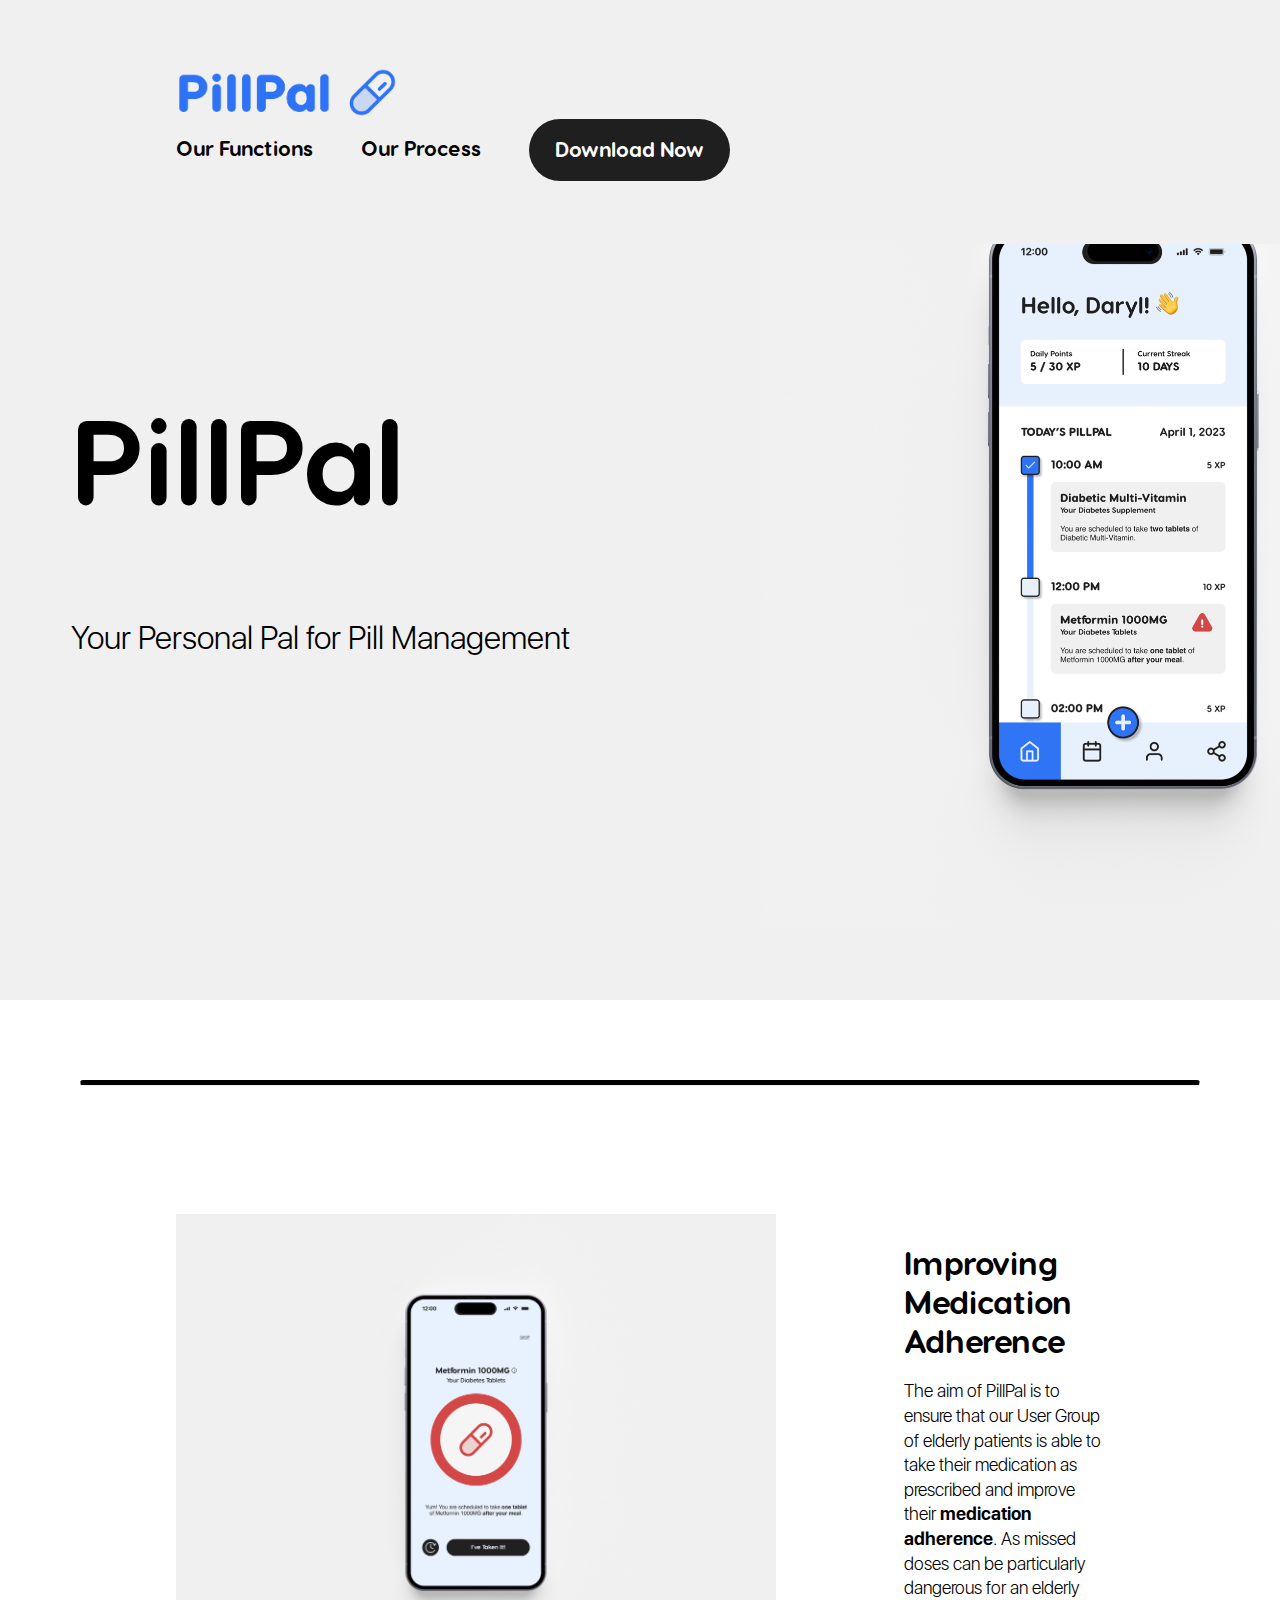
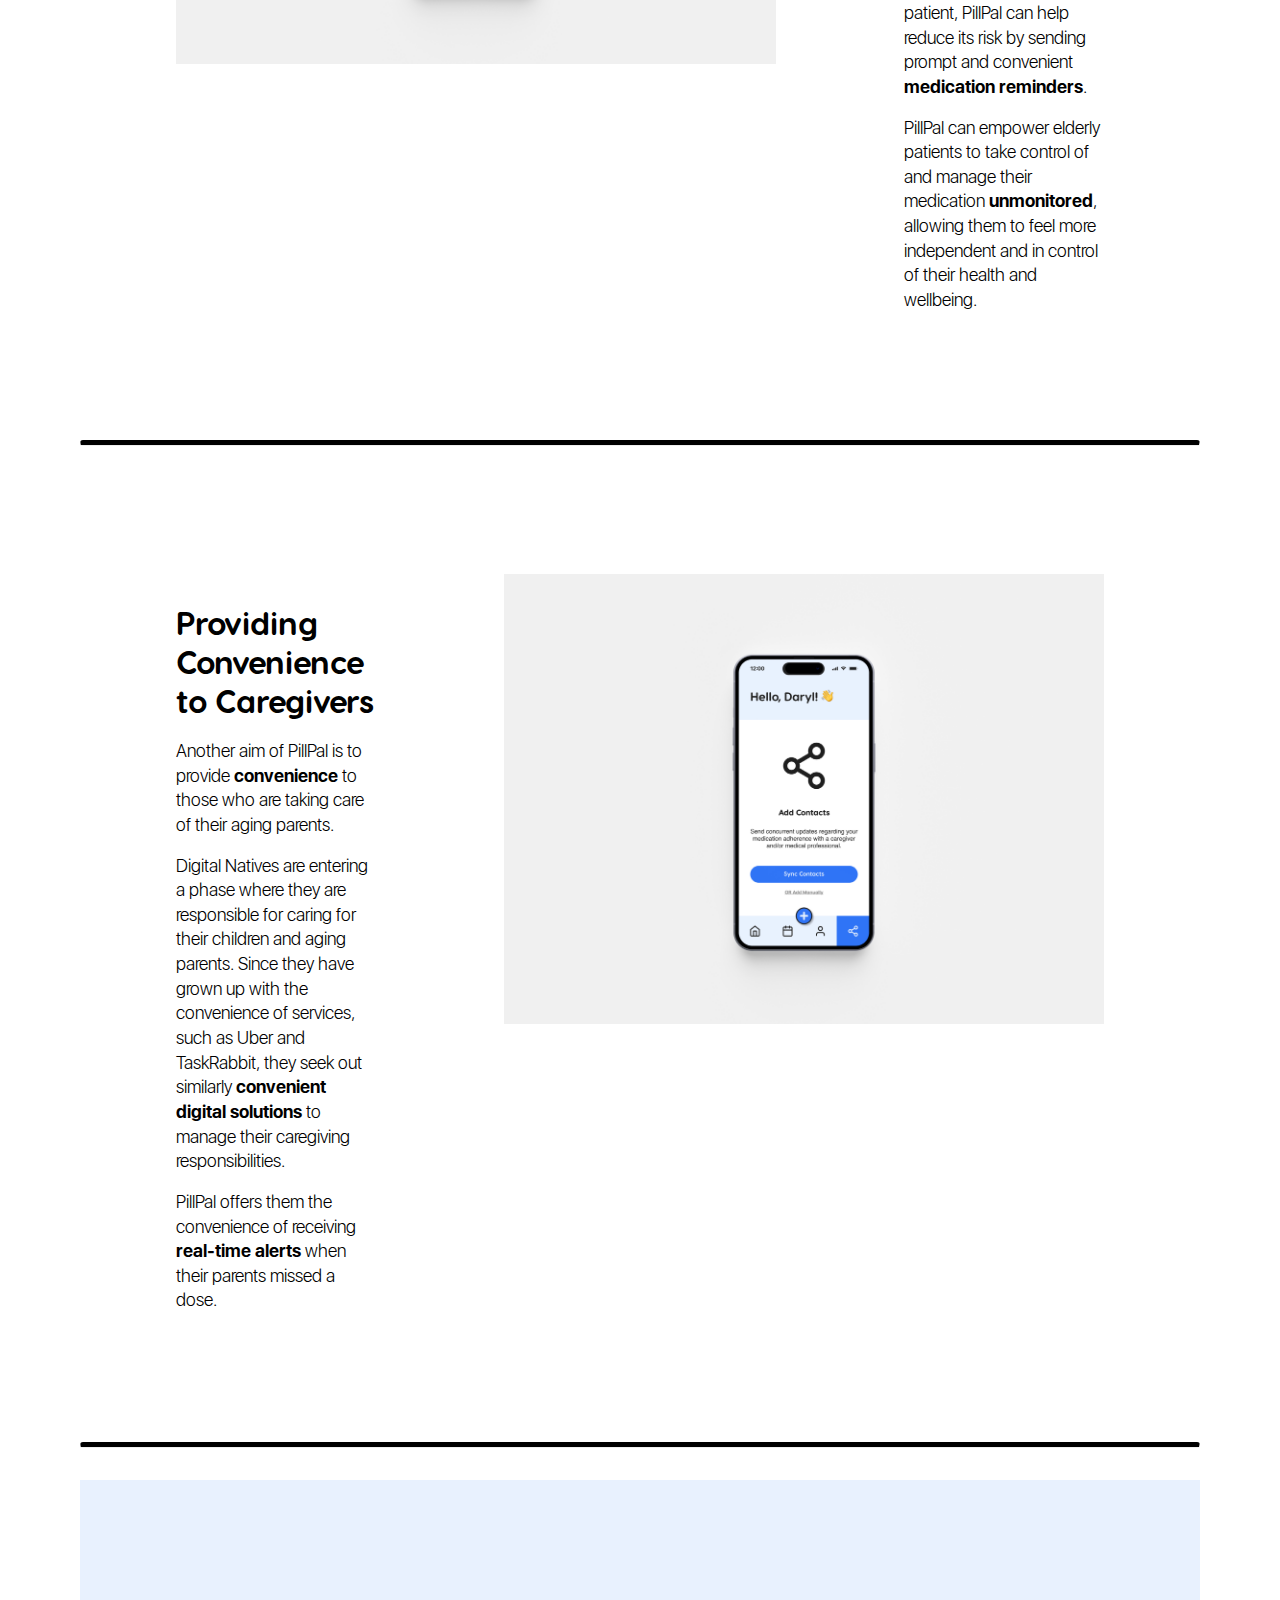
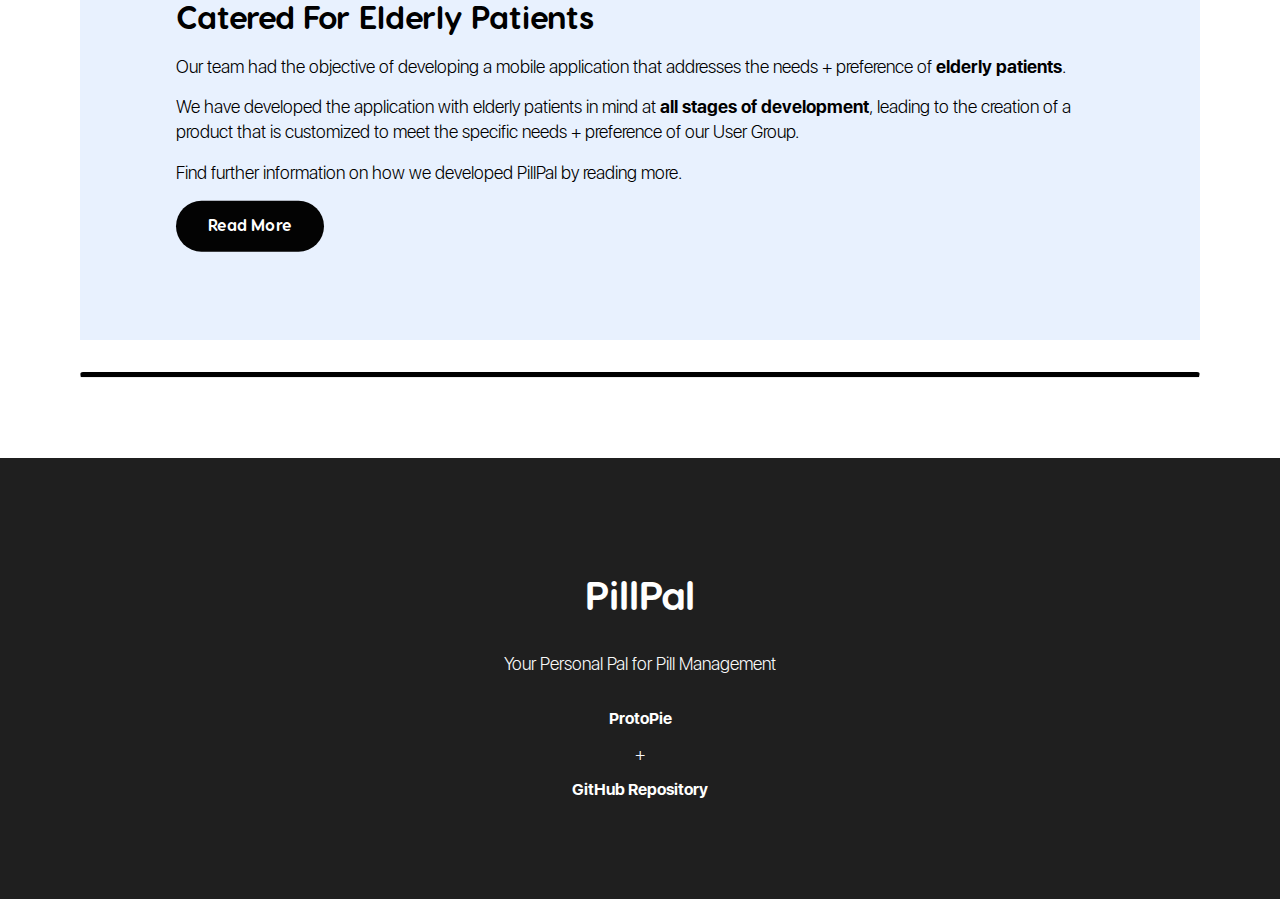
<file: index.html>
<!DOCTYPE html>
<html lang="en">
     <head>
       <meta charset="utf-8"/>
       <meta name="viewport" content="width=device-width, initial-scale=1.0"/>
       <title>PillPal</title>
       <link rel="stylesheet" href="css/main.css"/>
       <link rel="stylesheet" href="css/flexbox.css"/>
       <link rel="stylesheet" href="css/normalize.css"/>
       <link rel="stylesheet" href="css/fonts.css"/>
       <link rel="stylesheet" href="https://stackpath.bootstrapcdn.com/font-awesome/4.7.0/css/font-awesome.min.css"/>
       <link rel="icon" type="image/x-icon" href="img/favicon.png"/>
     </head>

     <body>
       <header>
         <div class="brand">
           <ul>
             <li><a href="index.html"><img src="img/logo.png" width="225" alt="PillPal"/></a></li>
           </ul>
         </div>
         <div class="nav">
           <ul>
             <li><a class="in-text" href="html/functions.html">Our Functions</a></li>
             <li><a class="in-text" href="html/process.html">Our Process</a></li>
             <li><a class="button" href="https://cloud.protopie.io/p/1faac8f233c808911dd72cb6">Download Now</a></li>
             </ul>
           </div>
         </header>

         <main>
           <div class="hero-image">
             <div class="hero-text">
               <h1 class="hero">PillPal</h1>
               <p class="hero">Your Personal Pal for Pill Management</p>
           </div>
         </div>

         <section class="content">
           <section id="content">

             <hr class="rounded">

             <section class="element-white">
               <div class="container">
                 <div class="block-transparent image">
                   <img src="img/mockup-reminder.jpg" title="Improving Medication Adherence" alt="Improving Medication Adherence"/>
                 </div>
                 <div class="block-transparent text">
                   <div class="text-transparent">
                     <h2>Improving Medication Adherence</h2>
                     <p>The aim of PillPal is to ensure that our User Group of elderly patients is able to take their medication as prescribed and improve their <b>medication adherence</b>. As missed doses can be particularly dangerous for an elderly patient, PillPal can help reduce its risk by sending prompt and convenient <b>medication reminders</b>.</p>
                     <p>PillPal can empower elderly patients to take control of and manage their medication <b>unmonitored</b>, allowing them to feel more independent and in control of their health and wellbeing.</p>
                   </div>
                 </div>
               </div>
             </section>

             <hr class="rounded">

             <section class="element-white">
               <div class="container">
                 <div class="block-transparent text">
                   <div class="text-transparent">
                     <h2>Providing Convenience to Caregivers</h2>
                     <p>Another aim of PillPal is to provide <b>convenience</b> to those who are taking care of their aging parents.</p>
                     <p>Digital Natives are entering a phase where they are responsible for caring for their children and aging parents. Since they have grown up with the convenience of services, such as Uber and TaskRabbit, they seek out similarly <b>convenient digital solutions</b> to manage their caregiving responsibilities.</p>
                     <p>PillPal offers them the convenience of receiving <b>real-time alerts</b> when their parents missed a dose.</p>
                   </div>
                 </div>
                 <div class="block-transparent image">
                   <img src="img/mockup-contacts.jpg" title="Providing Convenience to Caregivers" alt="Providing Convenience to Caregivers"/>
                 </div>
               </div>
             </section>

             <hr class="rounded">

             <section class="element-blue">
               <div class="container">
                 <div class="block-transparent text">
                   <div class="text-transparent">
                     <h2>Catered For Elderly Patients</h2>
                     <p>Our team had the objective of developing a mobile application that addresses the needs + preference of <b>elderly patients</b>.</p>
                     <p>We have developed the application with elderly patients in mind at <b>all stages of development</b>, leading to the creation of a product that is customized to meet the specific needs + preference of our User Group.</p>
                     <p>Find further information on how we developed PillPal by reading more.</p>
                     <a class="buttons" href="html/process.html">Read More</a>
                   </div>
                 </div>
               </div>
             </section>

             <hr class="rounded">

           </section>
         </section>
       </main>

       <footer>
         <div class="footer-content">
           <h3>PillPal</h3>
           <p>Your Personal Pal for Pill Management</p>
           <br>
           <a class="in-text" href="https://cloud.protopie.io/p/1faac8f233c808911dd72cb6">ProtoPie</a>
           <p>+</p>
           <a class="in-text" href="https://github.com/calistaalex/pillpal.github.io">GitHub Repository</a>
           <!-- <ul class="socials">
             <li><a href="https://facebook.com"><i class="fa fa-facebook"></i></a></li>
             <li><a href="https://twitter.com"><i class="fa fa-twitter"></i></a></li>
             <li><a href="https://instagram.com"><i class="fa fa-instagram"></i></a></li>
           </ul> -->
         </div>
       </footer>

       <script src="js/main.js"></script>
     </body>
</html>
</file>
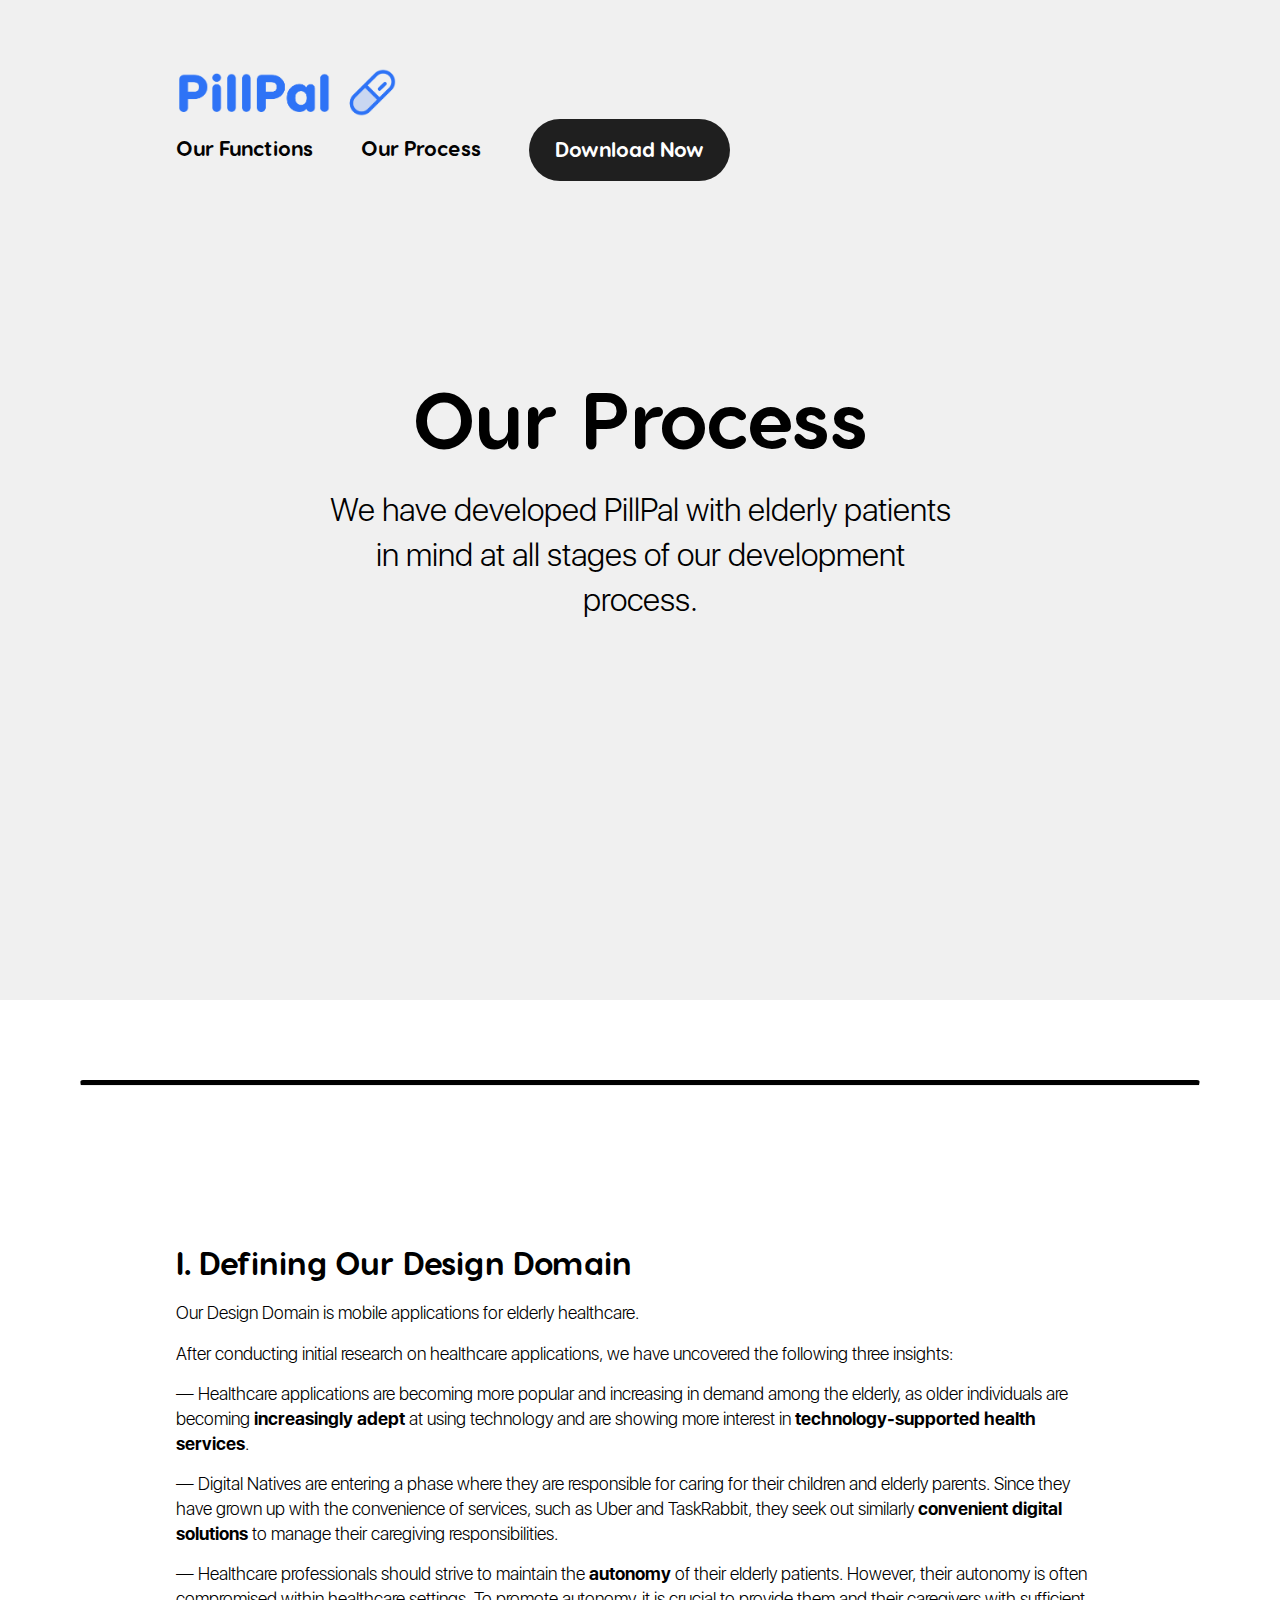
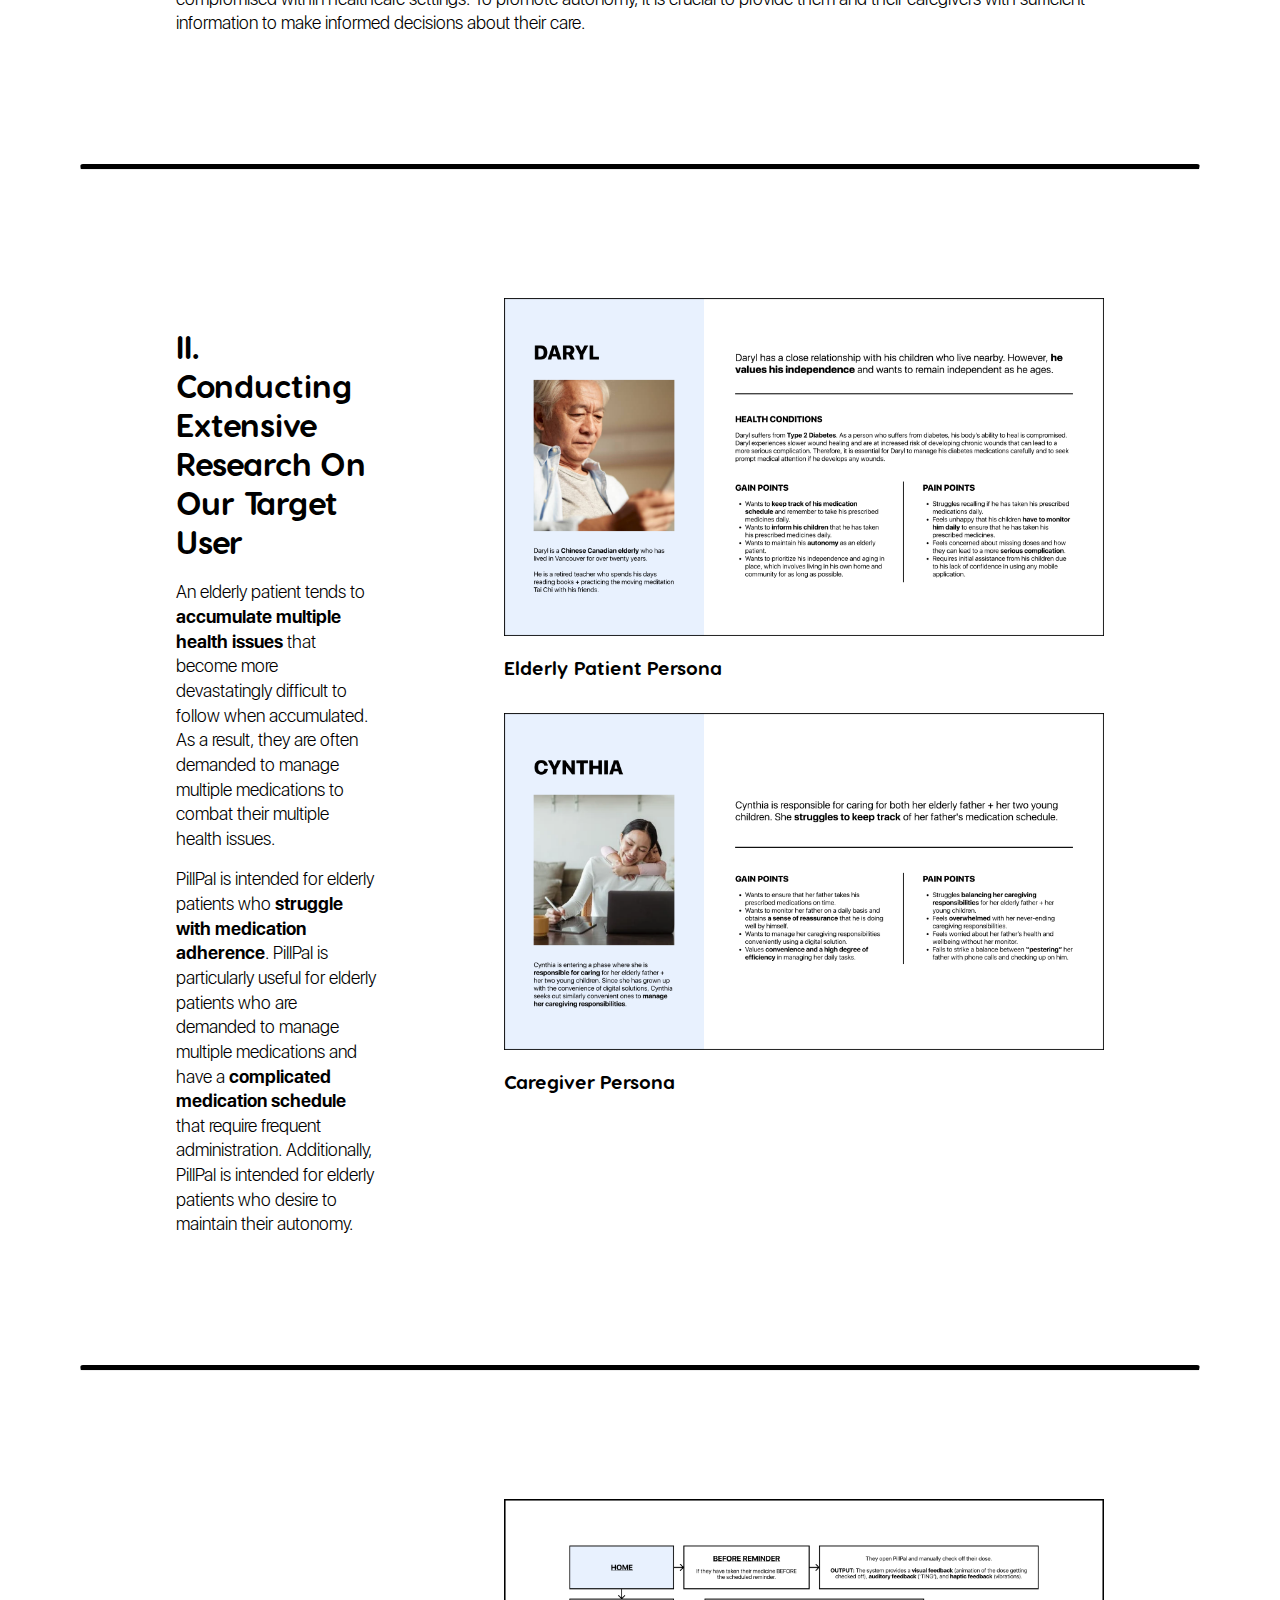
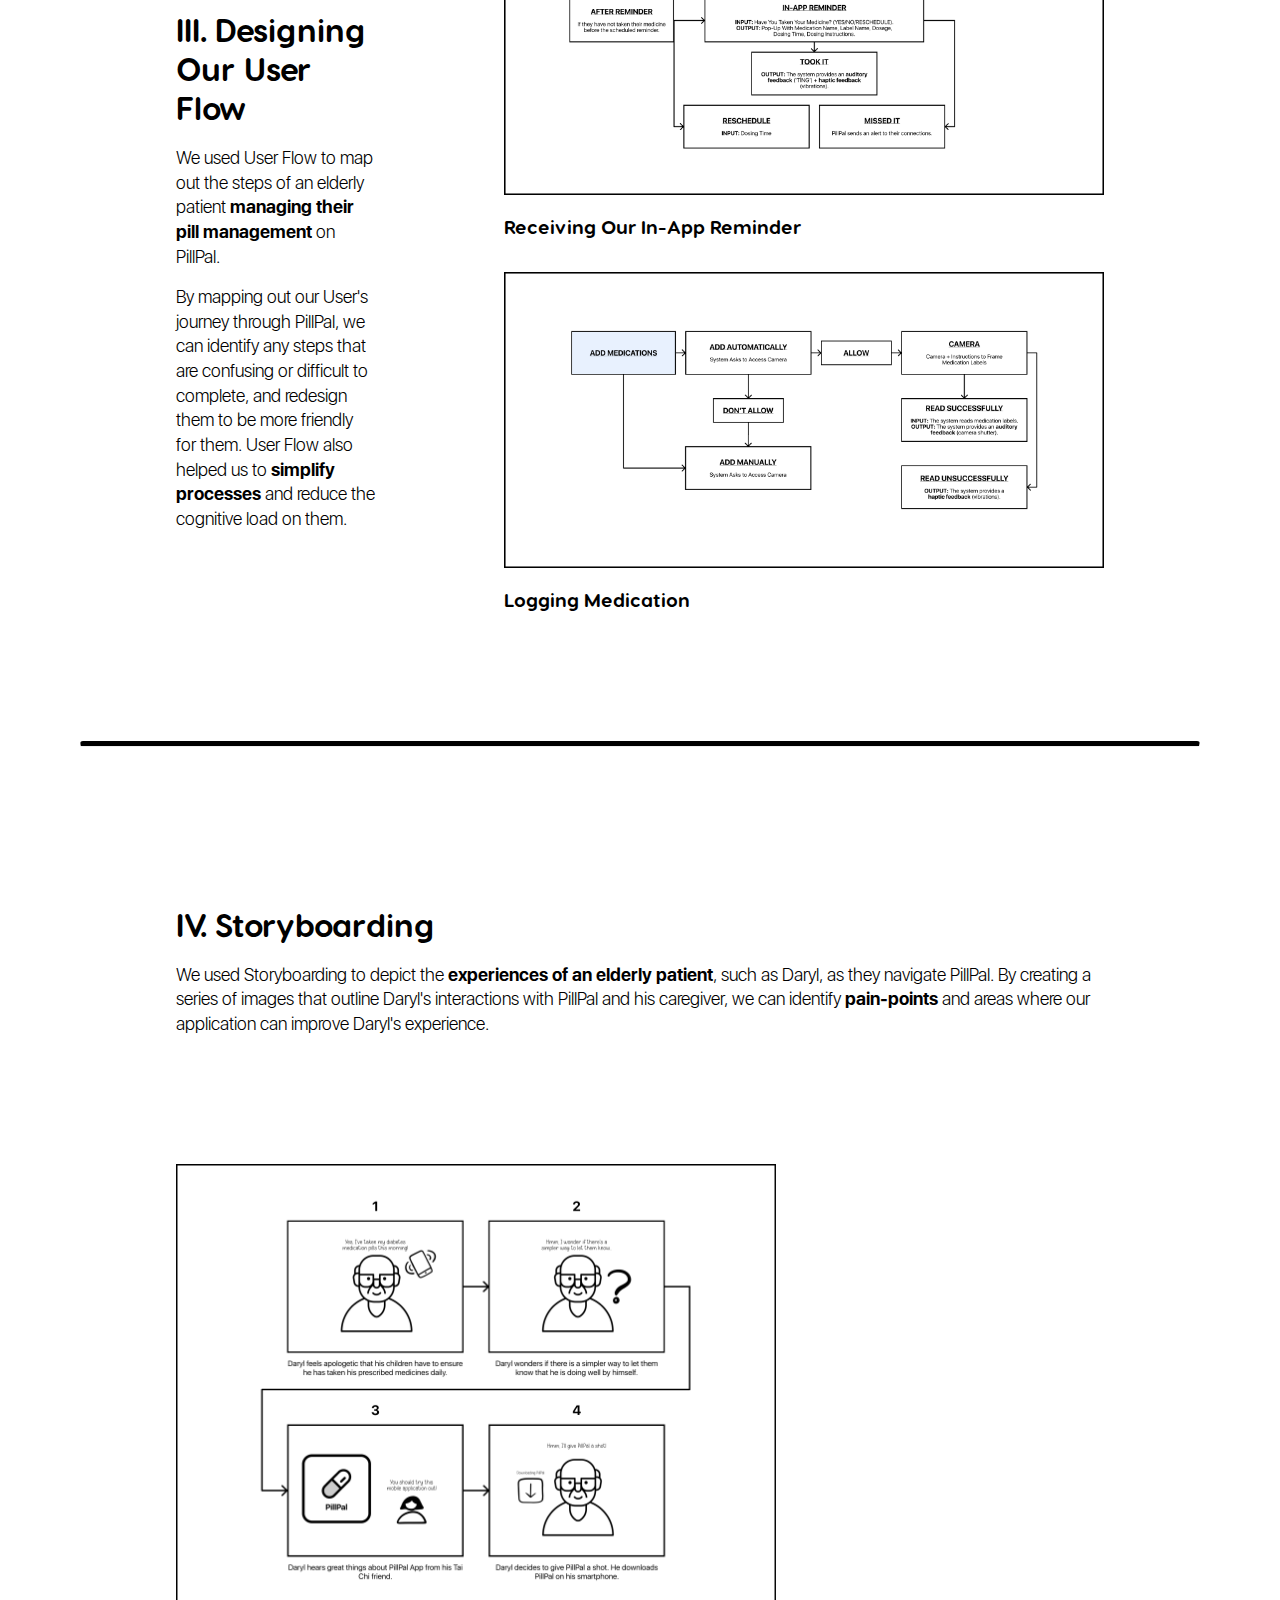
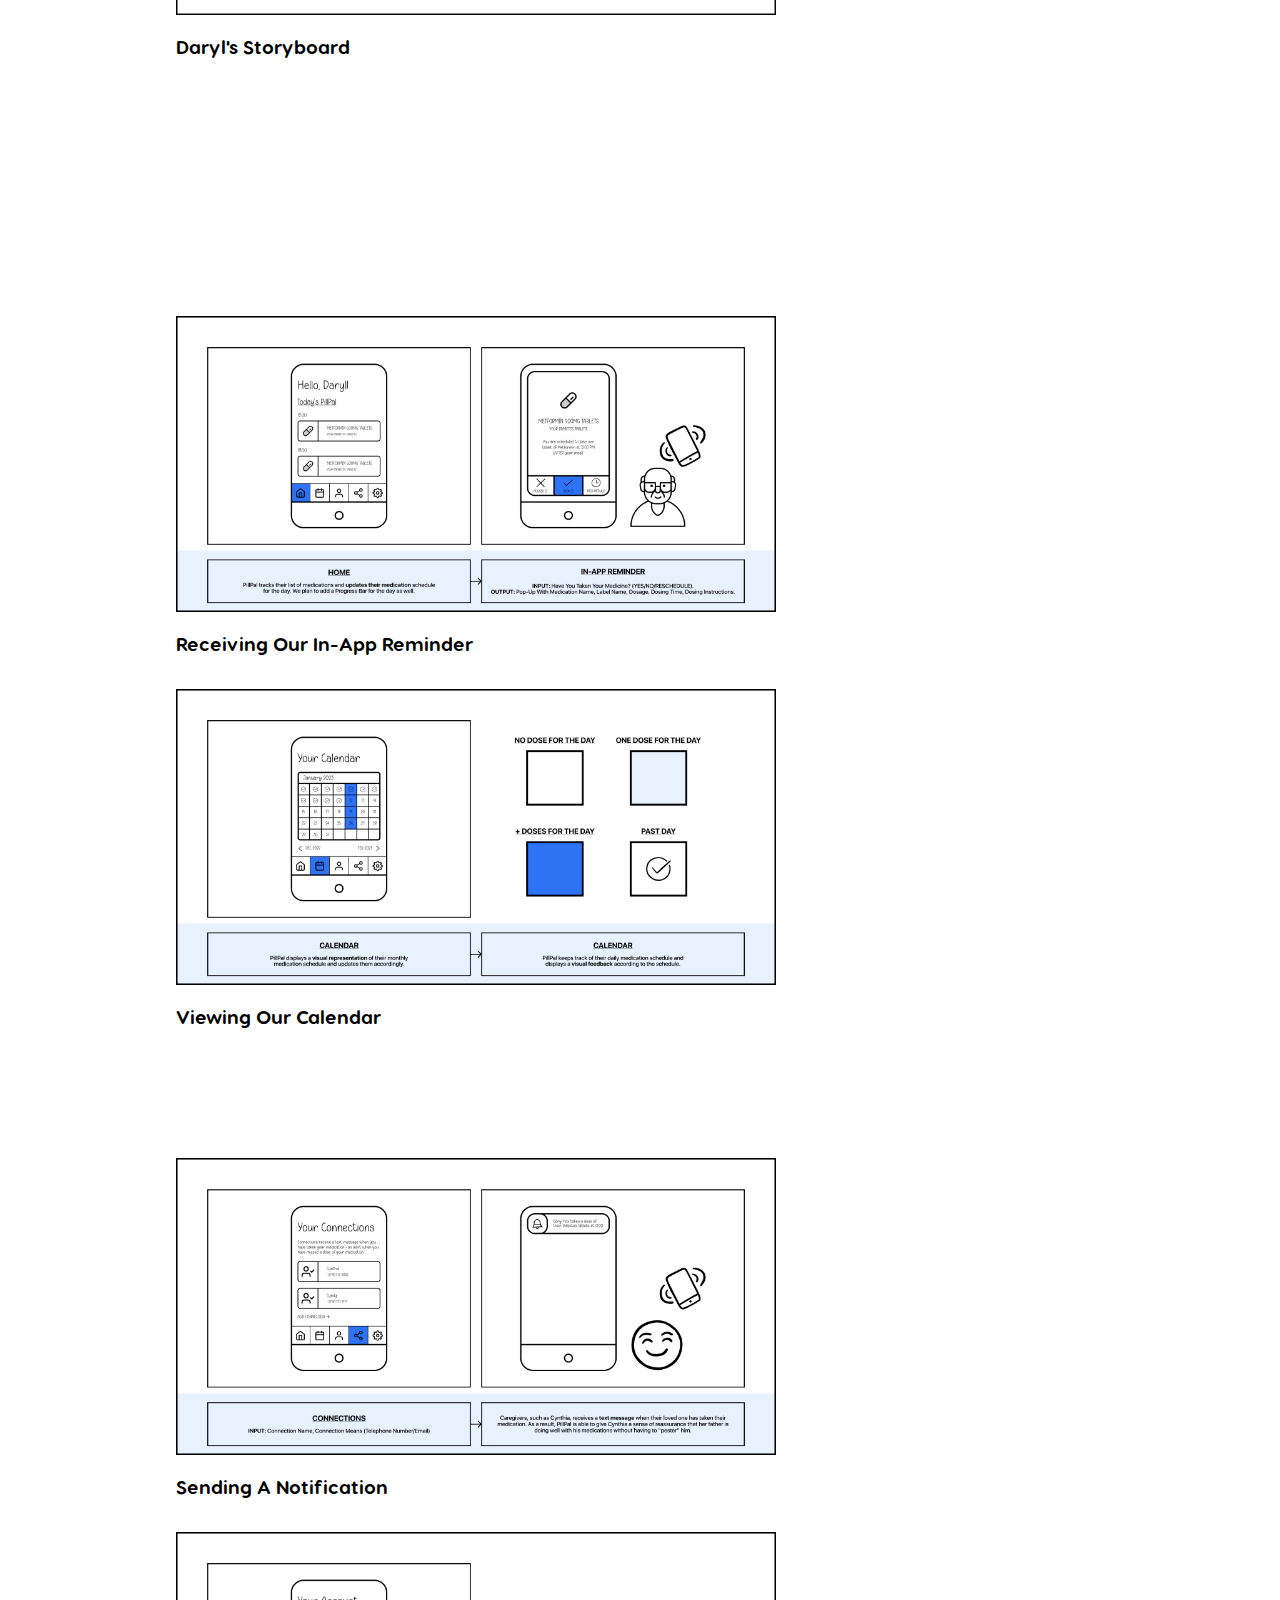
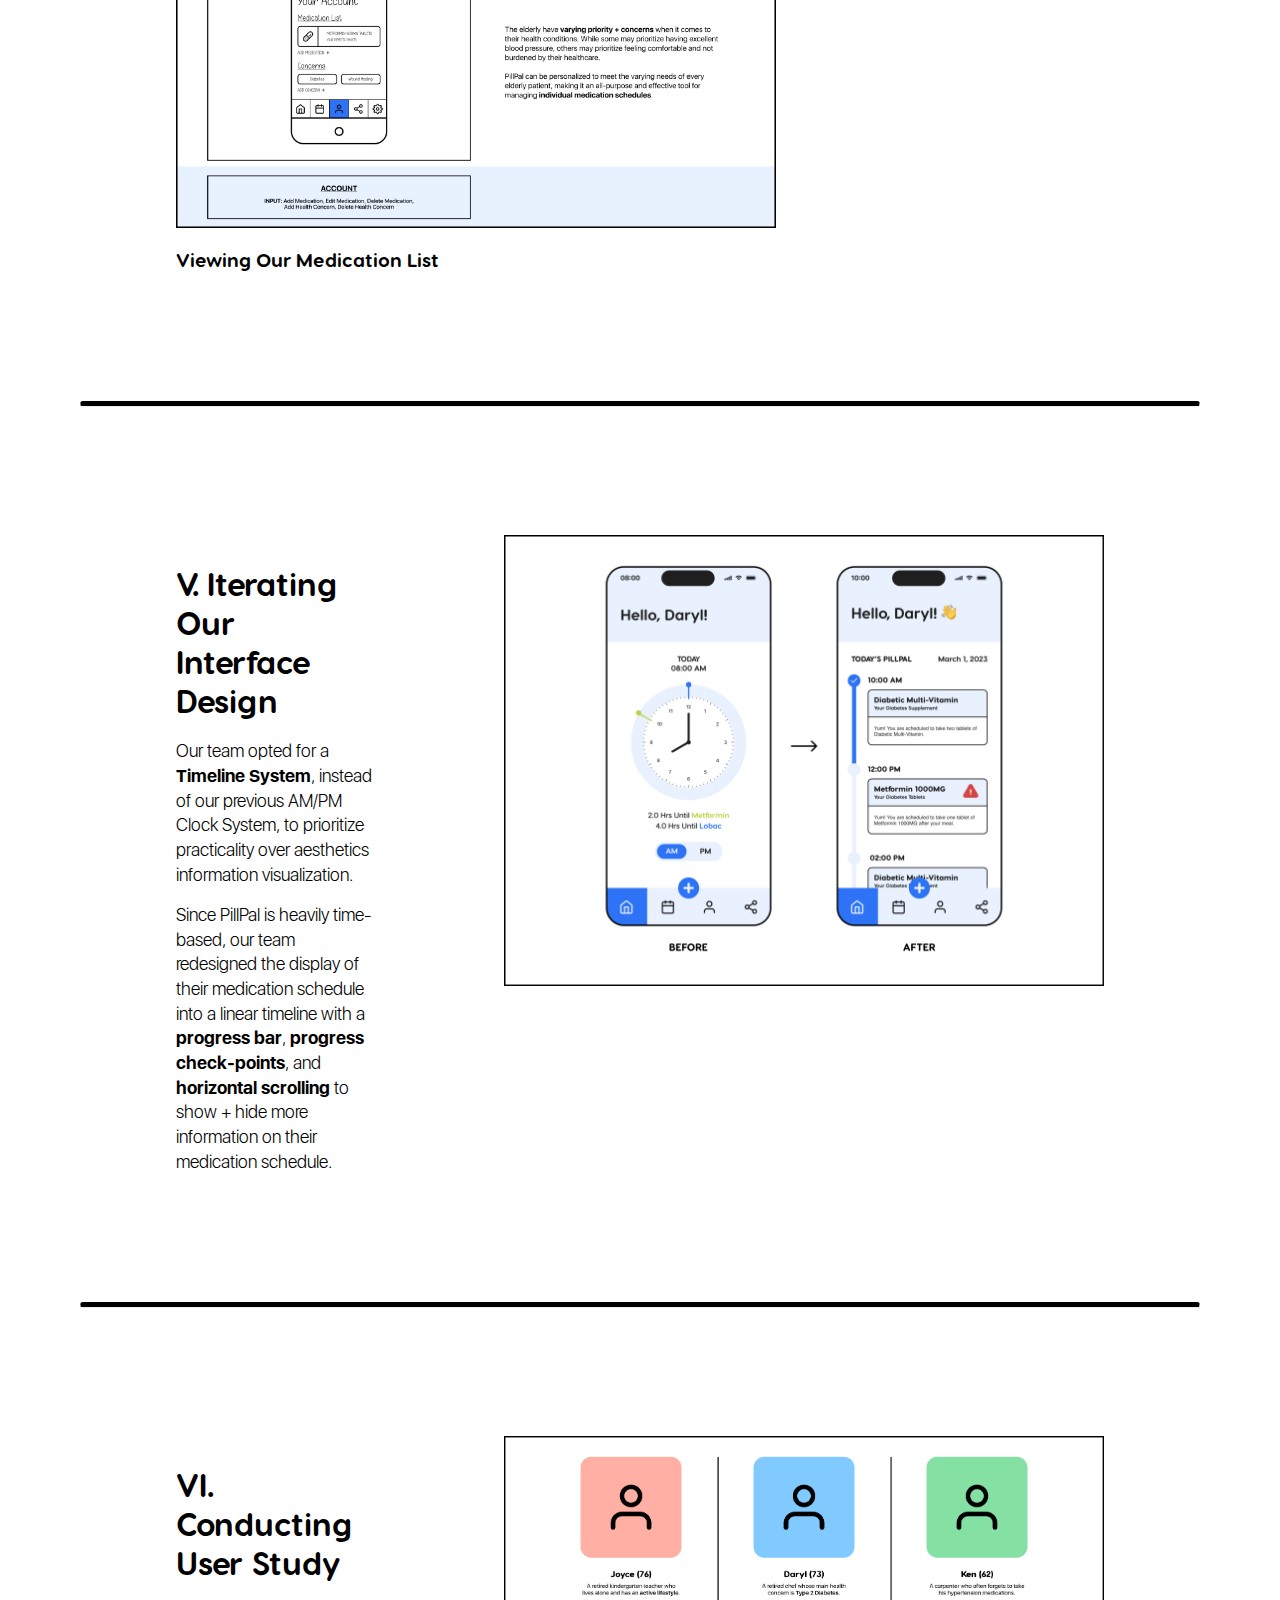
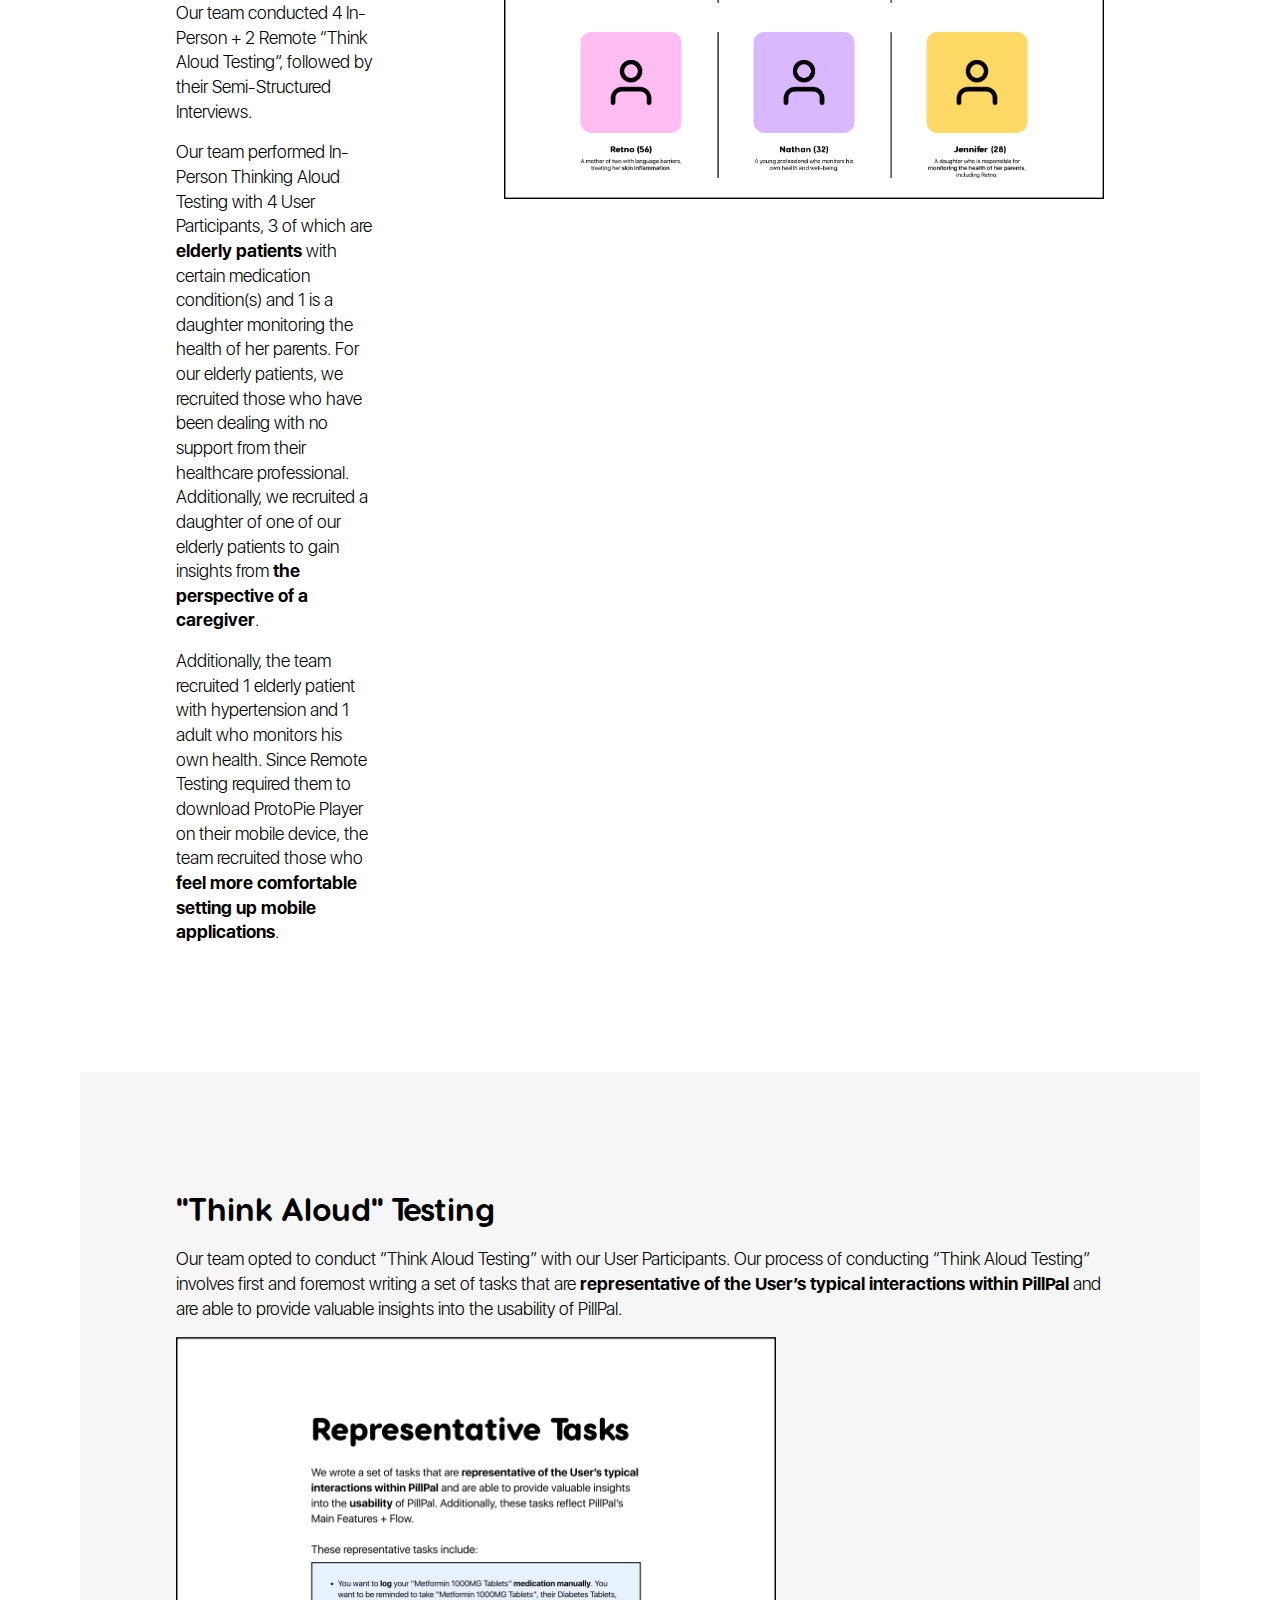
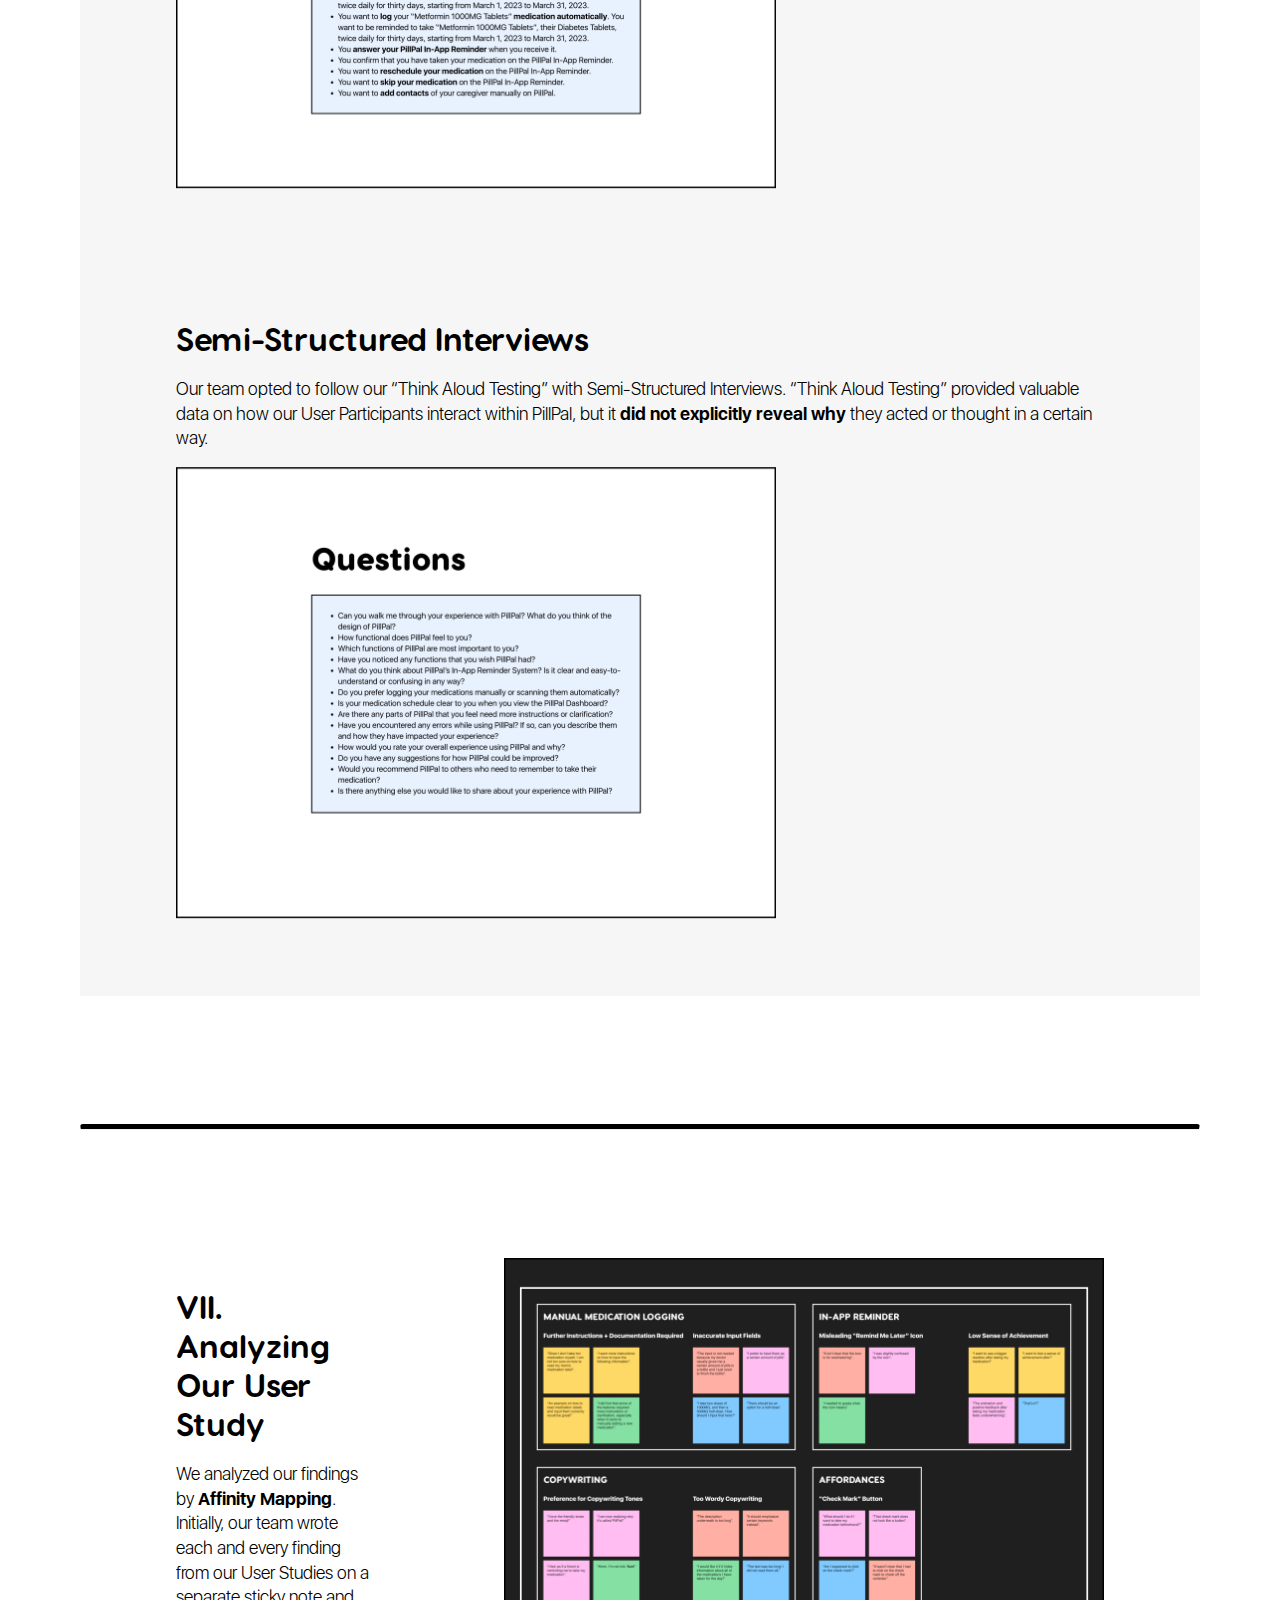
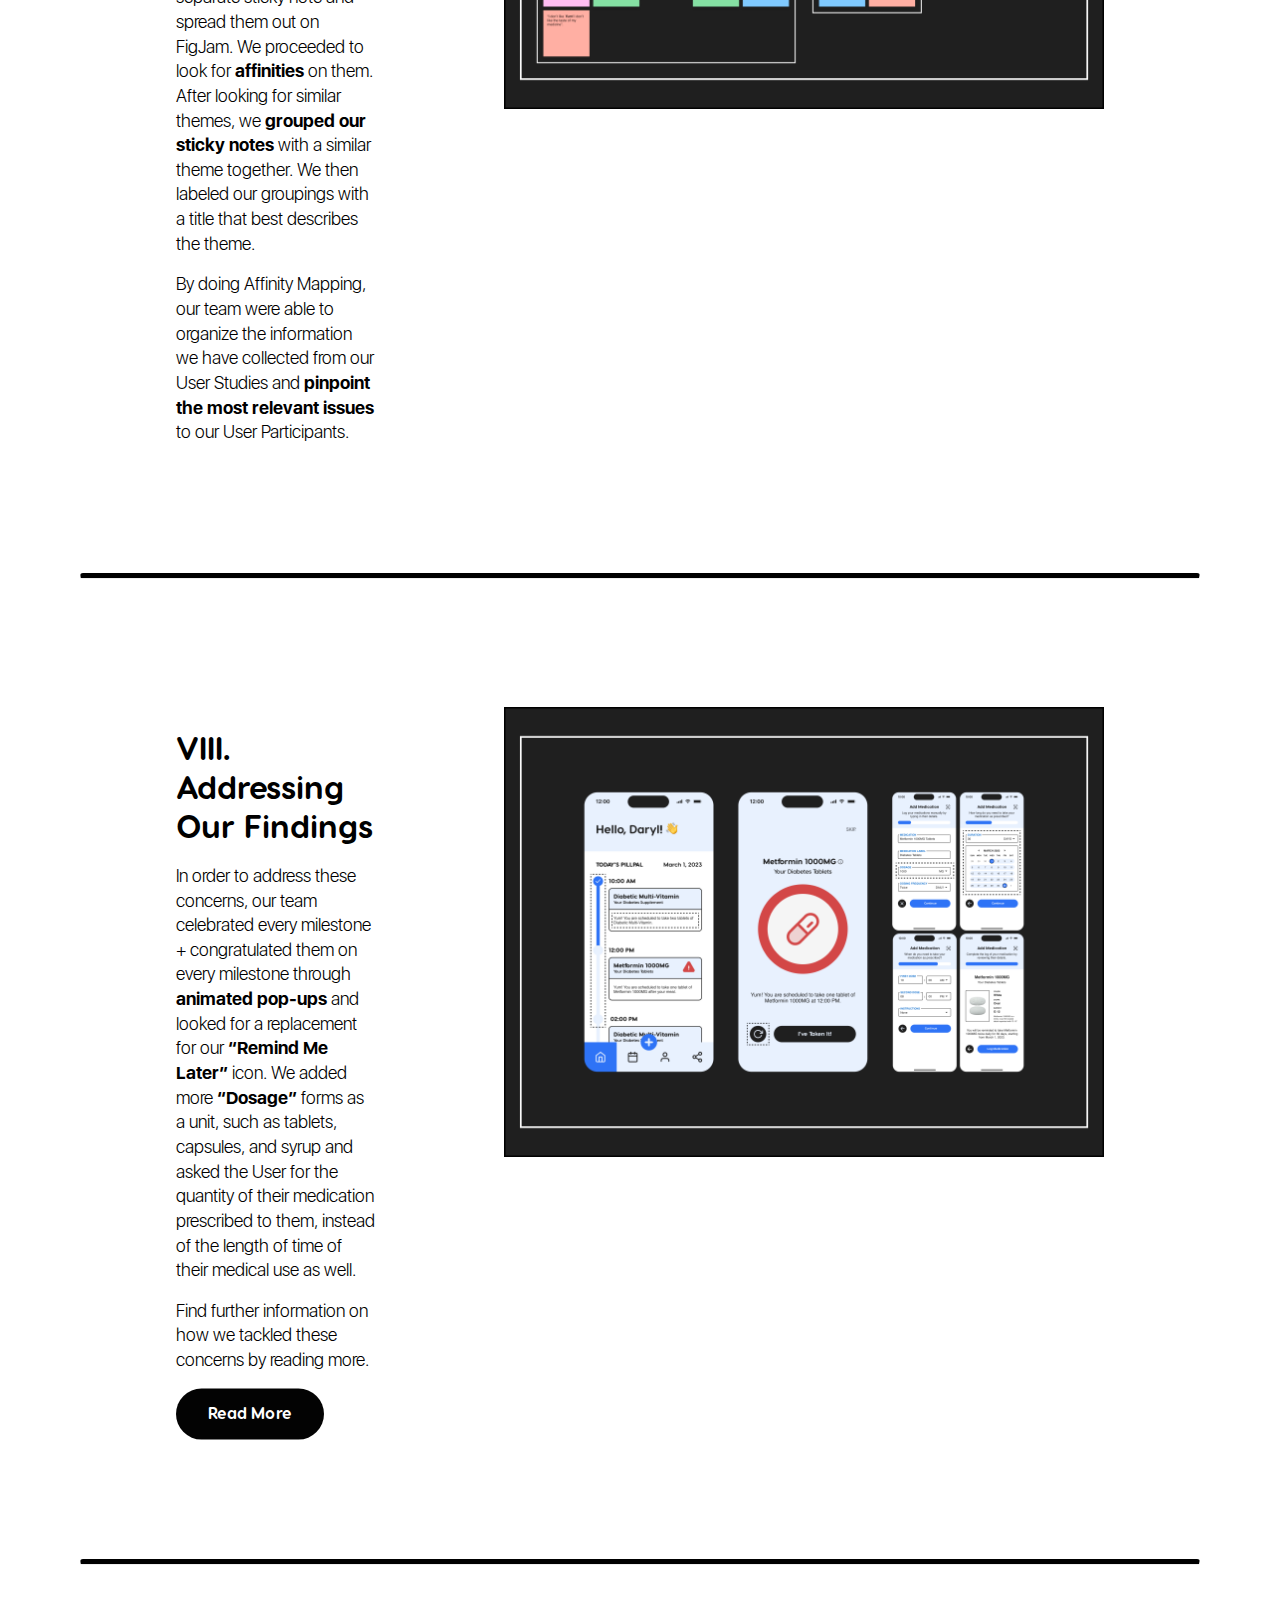
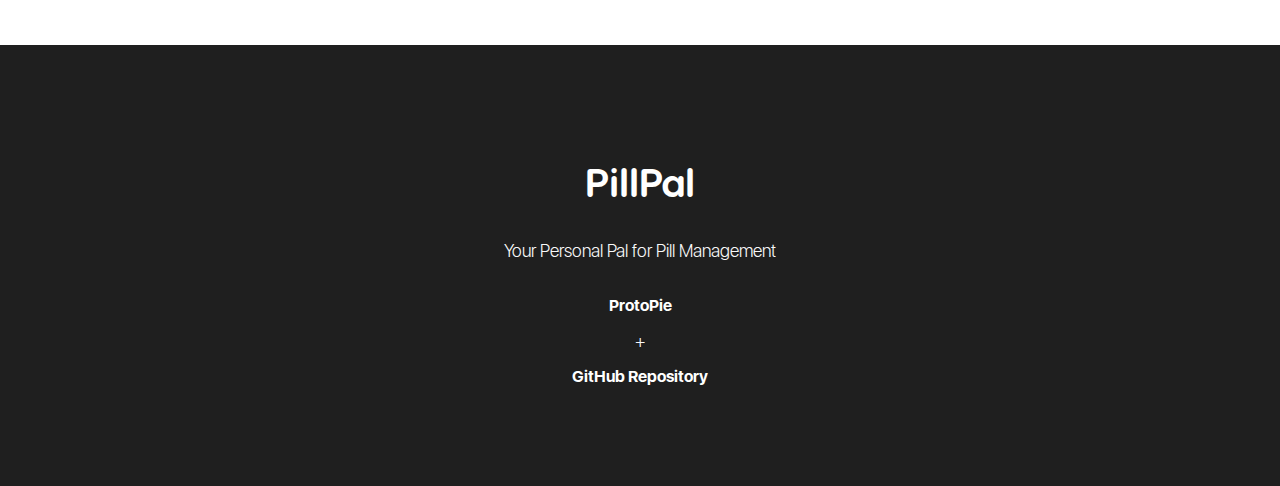
<file: html/process.html>
<!DOCTYPE html>
<html lang="en">
     <head>
       <meta charset="utf-8"/>
       <meta name="viewport" content="width=device-width, initial-scale=1.0"/>
       <title>Our Process | PillPal</title>
       <link rel="stylesheet" href="../css/main.css"/>
       <link rel="stylesheet" href="../css/flexbox.css"/>
       <link rel="stylesheet" href="../css/normalize.css"/>
       <link rel="stylesheet" href="../css/fonts.css"/>
       <link rel="stylesheet" href="https://stackpath.bootstrapcdn.com/font-awesome/4.7.0/css/font-awesome.min.css"/>
       <link rel="icon" type="image/x-icon" href="../img/favicon.png"/>
     </head>

     <body>
       <header>
         <div class="brand">
           <ul>
             <li><a href="../index.html"><img src="../img/logo.png" width="225" alt="PillPal"/></a></li>
           </ul>
         </div>
         <div class="nav">
           <ul>
             <li><a class="in-text" href="functions.html">Our Functions</a></li>
             <li><a class="in-text" href="process.html">Our Process</a></li>
             <li><a class="button" href="https://cloud.protopie.io/p/1faac8f233c808911dd72cb6">Download Now</a></li>
             </ul>
           </div>
         </header>

         <main>
           <div class="hero-image-center">
             <div class="hero-text-center">
               <h1 class="hero-center">Our Process</h1>
               <p class="hero">We have developed PillPal with elderly patients in mind at all stages of our development process.</p>
           </div>
         </div>

         <section class="content">
           <section id="content">

             <hr class="rounded">

             <section class="element-white">
               <div class="container">
                 <div class="block-transparent text">
                   <div class="text-transparent">
                     <h2>I. Defining Our Design Domain</h2>
                     <p>Our Design Domain is mobile applications for elderly healthcare.</p>
                     <p>After conducting initial research on healthcare applications, we have uncovered the following three insights:</p>
                     <p>— Healthcare applications are becoming more popular and increasing in demand among the elderly, as older individuals are becoming <b>increasingly adept</b> at using technology and are showing more interest in <b>technology-supported health services</b>.</p>
                     <p>— Digital Natives are entering a phase where they are responsible for caring for their children and elderly parents. Since they have grown up with the convenience of services, such as Uber and TaskRabbit, they seek out similarly <b>convenient digital solutions</b> to manage their caregiving responsibilities.</p>
                     <p>— Healthcare professionals should strive to maintain the <b>autonomy</b> of their elderly patients. However, their autonomy is often compromised within healthcare settings. To promote autonomy, it is crucial to provide them and their caregivers with sufficient information to make informed decisions about their care.</p>
                   </div>
                 </div>
               </div>
             </section>

             <hr class="rounded">

             <section class="element-white">
               <div class="container">
                 <div class="block-transparent text">
                   <div class="text-transparent">
                     <h2>II. Conducting Extensive Research On Our Target User</h2>
                     <p>An elderly patient tends to <b>accumulate multiple health issues</b> that become more devastatingly difficult to follow when accumulated. As a result, they are often demanded to manage multiple medications to combat their multiple health issues.</p>
                     <p>PillPal is intended for elderly patients who <b>struggle with medication adherence</b>. PillPal is particularly useful for elderly patients who are demanded to manage multiple medications and have a <b>complicated medication schedule</b> that require frequent administration. Additionally, PillPal is intended for elderly patients who desire to maintain their autonomy.</p>
                   </div>
                 </div>
                 <div class="block-transparent image">
                   <img src="../img/persona-1.png" title="Daryl's Persona" alt="Daryl's Persona"/>
                   <h3>Elderly Patient Persona</h3>
                   <img src="../img/persona-2.png" title="Cynthia's Persona" alt="Cynthia's Persona"/>
                   <h4>Caregiver Persona</h4>
                 </div>
               </div>
             </section>

             <hr class="rounded">

             <section class="element-white">
               <div class="container">
                 <div class="block-transparent text">
                   <div class="text-transparent">
                     <h2>III. Designing Our User Flow</h2>
                     <p>We used User Flow to map out the steps of an elderly patient <b>managing their pill management</b> on PillPal.</p>
                     <p>By mapping out our User's journey through PillPal, we can identify any steps that are confusing or difficult to complete, and redesign them to be more friendly for them. User Flow also helped us to <b>simplify processes</b> and reduce the cognitive load on them.</p>
                   </div>
                 </div>
                 <div class="block-transparent image">
                   <img src="../img/flow-1.png" title="Receiving Our In-App Reminder" alt="Receiving Our In-App Reminder"/>
                   <h3>Receiving Our In-App Reminder</h3>
                   <img src="../img/flow-2.png" title="Logging Medication" alt="Logging Medication"/>
                   <h4>Logging Medication</h4>
                 </div>
               </div>
             </section>

             <hr class="rounded">

             <section class="element-white">
               <div class="container">
                 <div class="block-transparent text">
                   <div class="text-transparent">
                     <h2>IV. Storyboarding</h2>
                     <p>We used Storyboarding to depict the <b>experiences of an elderly patient</b>, such as Daryl, as they navigate PillPal. By creating a series of images that outline Daryl's interactions with PillPal and his caregiver, we can identify <b>pain-points</b> and areas where our application can improve Daryl's experience.</p>
                   </div>
                 </div>
                 <div class="block-transparent image">
                   <img src="../img/storyboard-1.png" title="Storyboard" alt="Storyboard"/>
                   <h3>Daryl's Storyboard</h3>
                 </div>
               </div>
             </section>

             <section class="element-white">
               <div class="container">
                 <div class="block-transparent text">
                   <img src="../img/storyboard-4.png" title="Receiving Our In-App Reminder" alt="Receiving Our In-App Reminder"/>
                   <h3>Receiving Our In-App Reminder</h3>
                   <img src="../img/storyboard-6.png" title="Viewing Our Calendar" alt="Viewing Our Calendar"/>
                   <h4>Viewing Our Calendar</h4>
                 </div>
                 <div class="block-transparent image">
                   <img src="../img/storyboard-5.png" title="Sending A Notification" alt="Sending A Notification"/>
                   <h3>Sending A Notification</h3>
                   <img src="../img/storyboard-7.png" title="Viewing Our Medication List" alt="Viewing Our Medication List"/>
                   <h4>Viewing Our Medication List</h4>
                 </div>
               </div>
             </section>

             <hr class="rounded">

             <section class="element-white">
               <div class="container">
                 <div class="block-transparent text">
                   <div class="text-transparent">
                     <h2>V. Iterating Our Interface Design</h2>
                     <p>Our team opted for a <b>Timeline System</b>, instead of our previous AM/PM Clock System, to prioritize practicality over aesthetics information visualization.</p>
                     <p>Since PillPal is heavily time-based, our team redesigned the display of their medication schedule into a linear timeline with a <b>progress bar</b>, <b>progress check-points</b>, and <b>horizontal scrolling</b> to show + hide more information on their medication schedule.</p>
                   </div>
                 </div>
                 <div class="block-transparent image">
                   <img src="../img/iteration.png" title="Iteration" alt="Iteration"/>
                 </div>
               </div>
             </section>

             <hr class="rounded">

             <section class="element-white">
               <div class="container">
                 <div class="block-transparent text">
                   <div class="text-transparent">
                     <h2>VI. Conducting User Study</h2>
                     <p>Our team conducted 4 In-Person + 2 Remote “Think Aloud Testing”, followed by their Semi-Structured Interviews.</p>
                     <p>Our team performed In-Person Thinking Aloud Testing with 4 User Participants, 3 of which are <b>elderly patients</b> with certain medication condition(s) and 1 is a daughter monitoring the health of her parents. For our elderly patients, we recruited those who have been dealing with no support from their healthcare professional. Additionally, we recruited a daughter of one of our elderly patients to gain insights from <b>the perspective of a caregiver</b>.</p>
                     <p>Additionally, the team recruited 1 elderly patient with hypertension and 1 adult who monitors his own health. Since Remote Testing required them to download ProtoPie Player on their mobile device, the team recruited those who <b>feel more comfortable setting up mobile applications</b>.</p>
                  </div>
                 </div>
                 <div class="block-transparent image">
                   <img src="../img/user-participants.png" title="User Participants" alt="User Participants"/>
                 </div>
               </div>
             </section>

             <section class="element-gray">
               <div class="container">
                 <div class="block-transparent text">
                   <div class="text-transparent">
                     <h2>"Think Aloud" Testing</h2>
                     <p>Our team opted to conduct “Think Aloud Testing” with our User Participants. Our process of conducting “Think Aloud Testing” involves first and foremost writing a set of tasks that are <b>representative of the User’s typical interactions within PillPal</b> and are able to provide valuable insights into the usability of PillPal.</p>
                     <img src="../img/tasks.png" title="Representative Tasks" alt="Representative Tasks"/>
                   </div>
                 </div>

                 <div class="block-transparent text">
                   <div class="text-transparent">
                     <h2>Semi-Structured Interviews</h2>
                     <p>Our team opted to follow our “Think Aloud Testing” with Semi-Structured Interviews. “Think Aloud Testing” provided valuable data on how our User Participants interact within PillPal, but it <b>did not explicitly reveal why</b> they acted or thought in a certain way.</p>
                     <img src="../img/questions.png" title="Interview Questions" alt="Interview Questions"/>
                   </div>
                 </div>
               </div>
             </section>

             <hr class="rounded">

             <section class="element-white">
               <div class="container">
                 <div class="block-transparent text">
                   <div class="text-transparent">
                     <h2>VII. Analyzing Our User Study</h2>
                     <p>We analyzed our findings by <b>Affinity Mapping</b>. Initially, our team wrote each and every finding from our User Studies on a separate sticky note and spread them out on FigJam. We proceeded to look for <b>affinities</b> on them. After looking for similar themes, we <b>grouped our sticky notes</b> with a similar theme together. We then labeled our groupings with a title that best describes the theme.</p>
                     <p>By doing Affinity Mapping, our team were able to organize the information we have collected from our User Studies and <b>pinpoint the most relevant issues</b> to our User Participants. </p>
                   </div>
                 </div>
                 <div class="block-transparent image">
                   <img src="../img/affinity-mapping.png" title="Affinity Mapping" alt="Affinity Mapping"/>
                 </div>
               </div>
             </section>

             <hr class="rounded">

             <section class="element-white">
               <div class="container">
                 <div class="block-transparent text">
                   <div class="text-transparent">
                     <h2>VIII. Addressing Our Findings</h2>
                     <p>In order to address these concerns, our team celebrated every milestone + congratulated them on every milestone through <b>animated pop-ups</b> and looked for a replacement for our <b>“Remind Me Later”</b> icon. We added more <b>“Dosage”</b> forms as a unit, such as tablets, capsules, and syrup and asked the User for the quantity of their medication prescribed to them, instead of the length of time of their medical use as well.</p>
                     <p>Find further information on how we tackled these concerns by reading more.</p>
                     <a class="buttons" href="functions.html">Read More</a>
                   </div>
                 </div>
                 <div class="block-transparent image">
                   <img src="../img/issues.png" title="Addressing Issues" alt="Addressing Issues"/>
                 </div>
               </div>
             </section>

             <hr class="rounded">

           </section>
         </section>
       </main>

       <footer>
         <div class="footer-content">
           <h3>PillPal</h3>
           <p>Your Personal Pal for Pill Management</p>
           <br>
           <a class="in-text" href="https://cloud.protopie.io/p/1faac8f233c808911dd72cb6">ProtoPie</a>
           <p>+</p>
           <a class="in-text" href="https://github.com/calistaalex/pillpal.github.io">GitHub Repository</a>
           <!-- <ul class="socials">
             <li><a href="https://facebook.com"><i class="fa fa-facebook"></i></a></li>
             <li><a href="https://twitter.com"><i class="fa fa-twitter"></i></a></li>
             <li><a href="https://instagram.com"><i class="fa fa-instagram"></i></a></li>
           </ul> -->
         </div>
       </footer>

       <script src="../js/main.js"></script>
     </body>
</html>
</file>
<file: css/main.css>
* {
  padding: 0;
  margin: 0;
  box-sizing: border-box;
  list-style-type: none;
  text-decoration: none;
}

header {
  display: flex;
  justify-content: space-between;
  padding: 4rem 11rem;
  background: #F0F0F0;
  color: #030303;
  font-size: 130%;
  font-weight: 700;
  position: fixed;
  top: 0;
  left: 0;
  width: 100%;
  transition: all 300ms ease;
  z-index: 10;
}

.brand {
  display: inline-block;
  vertical-align: middle;
  margin-right: 540px;
  font-family: "Visby Round", sans-serif;
}

.nav {
  display: inline-block;
  vertical-align: middle;
  padding-top: 10px;
  margin-bottom: 18px;
}

.nav ul {
  display: flex;
  gap: 3rem;
}

a.button {
  color: #FFF;
  background-color: #1F1F1F;
  border-radius: 100px;
  font-weight: 700;
  text-decoration: none;
  padding: 1em 1.25em;
  transition-property: background-color;
  transition-duration: 0.2s;
}

a.button:hover, a.button:focus {
  background-color: #2E73F6;
}

header.scroll-up {
  transform: translateY(0);
}

header.scroll-down {
  transform: translateY(-100%);
}

body {
  background: #FFF;
  font-family: "Visby Round", sans-serif;
}

.hero-image {
  background-image: url("../img/background-resized.jpg");
  height: 1000px;
  background-position: center;
  background-repeat: no-repeat;
  background-size: cover;
  position: relative;
}

.hero-image-center {
  background-image: url("../img/background-color.jpg");
  height: 1000px;
  background-position: center;
  background-repeat: no-repeat;
  background-size: cover;
  position: relative;
}

.hero-text {
  text-align: left;
  position: absolute;
  top: 50%;
  left: 25%;
  transform: translate(-50%, -50%);
  color: #000;
}

.hero-text-center {
  text-align: center;
  position: absolute;
  top: 50%;
  left: 50%;
  transform: translate(-50%, -50%);
  color: #000;
}

h1.hero-center {
  font-size: 500%;
  font-weight: bolder;
  line-height: 0.25;
}

h1.hero {
  font-size: 1000%;
  font-weight: bolder;
  line-height: 0.25;
}

p.hero {
  font-family: "SF UI", sans-serif;
  font-weight: lighter;
  font-size: 200%;
}

.content {
  padding: 5rem;
}

.element {
  background-color: #F5F5F5;
  padding: 2rem;
  margin-top: 2rem;
  margin-bottom: 2rem;
}

.element-white {
  background-color: #FFF;
  padding: 2rem;
  margin-top: 2rem;
  margin-bottom: 2rem;
}

.element-blue {
  background-color: #E8F1FE;
  padding: 2rem;
  margin-top: 2rem;
  margin-bottom: 2rem;
}

.element-gray {
  background-color: #F6F6F6;
  padding: 2rem;
  margin-top: 2rem;
  margin-bottom: 8rem;
}

hr.rounded {
  border-top: 5px solid #000;
  border-radius: 5px;
}

/* END OF STYLE GUIDE */

/* TEXT STYLING */
h1 {
  font-family: "Visby Round", sans-serif;
  font-weight: bolder;
  margin-top: 1rem;
  margin-bottom: 1rem;
}

h2 {
  color: #fa5a20;
  font-family: "Visby Round", sans-serif;
  font-style: normal;
  font-weight: bolder;
  margin-top: 1rem;
  margin-bottom: 1rem;
}

h2.reviews {
  font-size: 500%;
}

h3 {
  font-family: "Visby Round", sans-serif;
  font-size: 120%;
  font-weight: 600;
  margin-top: 2rem;
  margin-bottom: 2rem;
}

h4 {
  font-family: "Visby Round", sans-serif;
  font-size: 120%;
  font-weight: 600;
  margin-top: 2rem;
  margin-bottom: 0rem;
}

h5 {
  margin-top: 1rem;
  margin-bottom: 1rem;
}

p {
  font-family: "SF UI", sans-serif;
  margin-top: 1rem;
  margin-bottom: 1rem;
  font-size: 110%;
  line-height: 140%;
}

code {
  background-color: #eee;
  display: block;
  padding: 0.5rem;
  margin-bottom: 1rem;
}

li.numbered {
  margin: 1em;
  list-style-type: decimal;
}
/* END OF TEXT STYLING */

/* TEXT STYLING FOR CHECKOUT CART */
/* ROW TITLES */
h2.number {
  text-align: right;
}

h2.deposit {
  text-align: right;
}

h3.entry {
  text-align: left;
}

h3.price {
  text-align: center;
}

h3.quantity {
  text-align: center;
}

h3.total {
  text-align: right;
}
/* END OF ROW TITLES */

/* COLUMN CONTENTS */
h4.entry {
  line-height: 140%;
  text-align: left;
}

p.price {
  text-align: center;
}

p.quantity {
  text-align: center;
}

p.total {
  text-align: right;
}
/* END OF COLUMN CONTENTS */
/* END OF TEXT STYLING FOR CHECKOUT CART */

/* TEXT STYLING FOR TYPOGRAPHY */
p.Visby Round {
  font-family: "Visby Round", sans-serif;
  font-weight: 700;
  font-size: 300%;
  text-align: center;
}

p.Visby Round {
  font-family: "Visby Round", sans-serif;
  font-weight: 500;
  font-size: 300%;
  text-align: center;
}
/* END OF TEXT STYLING FOR TYPOGRAPHY */

/* LINKS */
a {
  color: inherit;
}

nav a:hover,
nav a:focus {
  text-decoration: none;
}
/* END OF LINKS */

/* IN-TEXT LINK: https://css-tricks.com/css-link-hover-effects/ */
footer a.in-text {
  color: #FFF;
  font-family: "SF UI", sans-serif;
  font-weight: bolder;
  transition: color 400ms;
}

footer a.in-text:hover {
  color: #a6a6a6;
}

footer a.in-text:focus {
  color: #a6a6a6;
}

a.in-text {
  color: inherit;
  text-decoration: none;
  transition: color 200ms;
}

a.in-text:hover {
  color: #2E73F6;
}

a.in-text:focus {
  color: #2E73F6;
}

/* BUTTON */
.buttons {
  display: inline-block;
  padding: 1rem 2rem;
  color: #fff;
  background-color: #030303;
  border-style: hidden;
  border-radius: 50px;
  font-weight: 600;
  text-decoration: none;
  transition-property: background-color;
  transition-duration: 0.5s;
}

.buttons:hover,
.buttons:focus {
  background-color: #235CC5;
}

.button-notification {
  display: inline-block;
  padding: 0.75rem;
  color: #fff;
  background-color: #030303;
  border-style: hidden;
  font-size: 16px;
  font-weight: 600;
  text-decoration: none;
  transition-property: background-color;
  transition-duration: 0.5s;
}

.button-notification:hover,
.button-notification:focus {
  background-color: #a6a6a6;
}

.button-close {
  float: right;
  display: block;
  text-align: center;
  vertical-align: middle;
  font-weight: 600;
  padding: 1rem 5rem 1rem 5rem;
  border-style: hidden;
  text-decoration: none;
  transition-property: background-color;
  transition-duration: 0.5s;
}

.button-close:hover,
.button-close:focus {
  opacity: 0.5;
}

.button-copy {
  float: right;
  border-style: hidden;
  text-decoration: none;
  transition-property: background-color;
  transition-duration: 0.5s;
}

.button-copy:hover,
.button-copy:focus {
  opacity: 0.5;
}
/* END OF BUTTON */

/* DROPDOWN FIELD: https://www.w3schools.com/howto/howto_custom_select.asp/ */
.custom-select {
  position: relative;
  border: 2px solid #030303;
}

.custom-select select {
  display: none;
}

.select-selected {
  background-color: #fff;
}

.select-selected:after {
  position: absolute;
  content: "";
  top: 25px;
  right: 20px;
  border: 10px solid transparent;
  border-color: #fa5a20 transparent transparent transparent;
}

.select-selected.select-arrow-active:after {
  position: absolute;
  border-color: transparent transparent #fa5a20 transparent;
  top: 12.5px;
}

.select-items div,
.select-selected {
  color: #000;
  padding: 1.25rem 1.25rem;
  outline: 1px solid #030303;
  cursor: poVisby Round;
}

.select-items {
  position: absolute;
  outline: 2px solid #030303;
  background-color: #fff;
  top: 104%;
  left: 0;
  right: 0;
  z-index: 99;
}

.select-hide {
  display: none;
}

.select-items div:hover {
  background-color: #f5f5f5;
  transition: 0.2s all linear;
}

.same-as-selected {
  background: #fa5a20;
  transition: 0.2s all linear;
}
/* END OF DROPDOWN FIELD */

/* ADD-TO-CART BUTTON */
.add-to-cart-button {
  float: right;
  display: block;
  text-align: center;
  vertical-align: middle;
  font-weight: 600;
  padding: 1rem 5rem 1rem 5rem;
  color: #fff;
  background-color: #030303;
  border-style: hidden;
  text-decoration: none;
  transition-property: background-color;
  transition-duration: 0.5s;
}

.add-to-cart-button:hover,
.add-to-cart-button:focus {
  background-color: #fa5a20;
}
/* END OF ADD-TO-CART BUTTON */

footer {
  bottom: 0;
  left: 0;
  right: 0;
  background: #1F1F1F;
  height: auto;
  width: 100vw;
  padding: 100px;
  color: #2E73F6;
}

.footer-content {
  display: flex;
  align-items: center;
  justify-content: center;
  flex-direction: column;
  text-align: center;
}

.footer-content h3 {
  font-style: normal;
  font-size: 250%;
  font-weight: 700;
  line-height: 1rem;
  color: #FFF;
}

.footer-content p {
  max-width: 850px;
  margin: 10px auto;
  line-height: 2rem;
  color: #F8F8F8;
}

.socials {
  list-style: none;
  display: flex;
  align-items: center;
  justify-content: center;
  margin: 3rem 0 3rem 0;
}

.socials li {
  margin: 0 10px;
}

.socials a {
  text-decoration: none;
  background-color: #2E73F6;
  border-radius: 100px;
  color: #FFF;
  padding: 10px;
}

.socials a i {
  width: 15px;
  transition: color 0.2s ease;
}

.socials a:hover {
  background-color: #a6a6a6;
  transition: background-color 0.2s ease;
}
/* END OF FOOTER */

/* REVIEWS FORM: https://codeconvey.com/feedback-form-in-html/ */
.survey-hr {
  margin-top: 30px;
  margin-bottom: 30px;
  border: 1px solid #ddd;
}

textarea {
  width: 100%;
  padding: 15px;
  background-color: transparent;
  border: 2px solid #030303;
}

.star-rating {
  margin-top: 30px;
  font-size: 0;
  white-space: nowrap;
  display: inline-block;
  width: 175px;
  height: 35px;
  overflow: hidden;
  position: relative;
  background: url("[data-uri]");
  background-size: contain;
}

.star-rating i {
  opacity: 0;
  position: absolute;
  left: 0;
  top: 0;
  height: 100%;
  width: 20%;
  z-index: 1;
  background: url("[data-uri]");
  background-size: contain;
}

.star-rating input {
  -moz-appearance: none;
  -webkit-appearance: none;
  opacity: 0;
  display: inline-block;
  width: 20%;
  height: 100%;
  margin: 0;
  padding: 0;
  z-index: 2;
  position: relative;
}

.star-rating input:hover + i,
.star-rating input:checked + i {
  opacity: 1;
}

.star-rating i ~ i {
  width: 40%;
}

.star-rating i ~ i ~ i {
  width: 60%;
}

.star-rating i ~ i ~ i ~ i {
  width: 80%;
}

.star-rating i ~ i ~ i ~ i ~ i {
  width: 100%;
}
/* END OF REVIEWS FORM */

/* PRODUCT FILTER AND SEARCH: https://codingartistweb.com/2021/11/product-filter-and-search-using-javascript/ */
#search-button {
  margin: 2em 0;
}

#search-block input {
  background-color: transparent;
  border-bottom-color: #000;
  box-shadow: none;
  width: 90%;
  padding: 1em 0.3em;
}

#search-block input:focus {
  outline: none;
  border-bottom-color: #fa5a20;
  background-color: transparent;
  box-shadow: none;
}

#filter-buttons {
  color: #000;
  font-weight: 600px;
  margin-top: 0.5em;
}

.button-value {
  color: #000;
  font-weight: 600px;
  display: inline-block;
  padding: 0.5em 2em;
  margin-right: 1em;
  border: none;
  background-color: #FFF;
  border: 2px solid #030303;
  cursor: poVisby Round;
  transition: 0.1s all ease-in-out;
}

.button-value:hover {
  color: #000;
  background-color: #f5f5f5;
  transition: 0.2s all ease-in-out;
}

.button-value:active, .filter-button.active {
  color: #000;
  background-color: #fa5a20;
  transition: 0.2s all ease-in-out;
}

#update-images {
  padding: 1.5em 0;
}
/* END OF PRODUCT FILTER AND SEARCH */
</file>
<file: css/flexbox.css>
/*
FLEXBOX STYLING - Échanger
*/

*, *::after, *::before {
	box-sizing: border-box;
}

/* CONTAINER BLOCKS */
/* Set the .container class to display as a flexbox, and to wrap flexbox items responsively. */
.container {
	display: -webkit-flex;
	display: -ms-flex;
	display: flex;
	flex-wrap: wrap;
	-webkit-justify-content: space-around;
	-ms-justify-content: space-around;
	justify-content: space-around;
}

.container .block-transparent {
	flex: 1 1 15em;
	padding: 2rem;
	margin: 2rem;
	background-color: transparent;
}

.container .block-transparent img {
	max-width: 600px;
	flex: 0 1 auto;
	justify-content: center;
	margin-left: auto;
	margin-right: auto;
	margin-bottom: -15px;
}

.container .block-transparent h2 {
	font-size: 200%;
	font-weight: bolder;
	color: #000;
}

.text-transparent {
	position: relative;
	top: 50%;
	transform: translateY(-50%);
}

.container .block-review {
	-webkit-flex: 1 1 15em;
	-ms-flex: 1 1 15em;
	flex: 1 1 15em;
	padding: 0 1rem;
	padding: 1rem 2rem 2rem 2rem;
	margin: 2rem 2rem 2rem 2rem;
	background-color: #FFF;
	border: 2px solid #030303;
}

.container .block-review h2 {
	padding-bottom: 2rem;
	margin-bottom: 2rem;
	border-bottom: 2px solid #030303;
}

.container .block-review .quotation {
	margin-top: -2em;
}
/* END OF CONTAINER BLOCKS */

/* TABLE BLOCKS */
.container .table-block {
	-webkit-flex: 1 1 auto;
	-ms-flex: 1 1 auto;
	flex: 1 1 auto;
	margin-top: 10px;
	background-color: transparent;
	/*
	border: 1px solid black;
	*/
}
.container .table-block .group {
	position: relative;
	margin-top: 15px;
	margin-bottom: 15px;
}
.container .table-block img {
	display: inline-block;
	text-align: center;
	vertical-align: middle;
	margin: 5px;
}
.container .table-block h3 {
	margin: 0px;
	margin-bottom: 40px;
	padding-bottom: 40px;
	font-size: 125%;
	font-style: normal;
	border-bottom: 2px solid #030303;
}
.container .table-block h4 {
	display: block;
	font-size: 105%;
}
/* END OF TABLE BLOCKS */

/* BREAKPOINT 1 */
@media (max-width:1670px) {
	/* TEXT INPUT FIELD */
	.container .table-block input.floating-field {
		padding: 10px 10px 10px 5px;
		font-size: 100%;
		font-weight: 600;
		display: block;
		width: 650px;
		border: none;
		border-bottom: 2px solid #030303;
		background-color: transparent;
	}
	.container .table-block .bar {
		position: relative;
		display: block;
		width: 650px;
	}
	/* END OF TEXT INPUT FIELD */
}

/* BREAKPOINT 2 */
@media (max-width:1300px) {
	/* HERO */
	h1.hero {
		font-size: 750%;
		line-height: 110%;
	}
	/* END OF HERO */

	/* TEXT INPUT FIELD */
	.container .table-block input.floating-field {
		padding: 10px 10px 10px 5px;
		font-size: 100%;
		font-weight: 600;
		display: block;
		width: 500px;
		border: none;
		border-bottom: 2px solid #030303;
		background-color: transparent;
	}
	.container .table-block .bar {
		position: relative;
		display: block;
		width: 500px;
	}
	/* END OF TEXT INPUT FIELD */
}

/* BREAKPOINT 3 */
@media (max-width:1140px) {

	.hero-text {
	  text-align: center;
	  position: absolute;
	  top: 50%;
	  left: 50%;
	  transform: translate(-50%, -50%);
	  color: #000;
	}

	h1.hero-center {
	  line-height: 110%;
	}
	/* NAVIGATION BAR */
	.nav {
		display: flex;
		padding-bottom: 30px;
	}
	a.button {
		display:inline;
	}
	/* END OF NAVIGATION BAR */

	/* HERO */
	h1.hero {
		font-size: 750%;
		line-height: 110%;
	}
	/* END OF HERO */

	/* CONTAINERS */
	.container .block img {
		-webkit-flex: 3 1 auto;
		-ms-flex: 3 1 auto;
		flex: 3 1 auto;
	}
	/* END OF CONTAINERS */
}

/* BREAKPOINT 4 */
@media (max-width:1000px) {
	.container .image {
		order: 1;
	}
	.container .text {
		order: 2;
	}
}

/* BREAKPOINT 5 */
@media (max-width:950px) {
	
	.hero-image {
	  background-image: url("../img/background-color.jpg");
	}

	.hero-text {
	  text-align: center;
	  position: absolute;
	  top: 50%;
	  left: 50%;
	  transform: translate(-50%, -50%);
	  color: #000;
	}

	h1.hero-center {
	  line-height: 110%;
	}

	.notification-bar {
	  opacity:0;
	}
	.nav {
		display: flex;
		padding-bottom: 20px;
	}
	a.button {
		text-align: center;
		display: inline-block;
		line-height: 100%;

	}

	/* TEXT INPUT FIELD */
	.container .table-block input.floating-field {
		padding: 10px 10px 10px 5px;
		font-size: 100%;
		font-weight: 600;
		display: block;
		width: 400px;
		border: none;
		border-bottom: 2px solid #030303;
		background-color: transparent;
	}
	.container .table-block .bar {
		position: relative;
		display: block;
		width: 400px;
	}
	/* END OF TEXT INPUT FIELD */
}

/* BREAKPOINT 6 */
@media (max-width:800px) {

	.hero-text {
	  text-align: center;
	  position: absolute;
	  top: 50%;
	  left: 50%;
	  transform: translate(-50%, -50%);
	  color: #000;
	}

	h1.hero-center {
	  line-height: 110%;
	}

	hr.rounded {
	  border-top: 5px solid #000;
	  border-radius: 5px;
		margin-bottom: 50px;
	}
	/* NAVIGATION BAR */
	.nav {
		display: flex;
		padding-bottom: 30px;
	}
	.nav ul {
		display: inline;
		text-align: center;
		font-size: 110%;
		line-height: 200%;
	}
	a.button {
		display: block;
		margin-top: 20px;
		text-align: center;
		font-size: 72.5%;
		line-height: 120%;
	}
	/* END OF NAVIGATION BAR */

	/* HERO */
	main {
		overflow-x: hidden;
	}
	.hero-image-home {
	  background-image: url("../img/background.jpg");
	  max-width: 800px;
	  background-position: center;
	  background-repeat: no-repeat;
	  background-size: cover;
	  position: relative;
		overflow: clip;
	}
	h1.hero {
		font-size: 500%;
		line-height: 110%;
	}
	p.hero {
		font-size: 120%;
	}
	/* END OF HERO */

	/* CONTAINERS */
	.content {
		padding: 3rem 3rem 3rem 3rem;
	}
	.element-white {
	  background-color: #fff;
	  padding: 0rem 1rem 1rem 1rem;
	  margin-top: 0rem;
	  margin-bottom: 2rem;
	}

	.element-gray {
	  background-color: #F6F6F6;
	  padding: 0rem 1rem 1rem 1rem;
	  margin-top: 0rem;
	  margin-bottom: 2rem;
	}

	.element-blue {
	  background-color: #E8F1FE;
	  padding: 0rem 1rem 1rem 1rem;
	  margin-top: 0rem;
	  margin-bottom: 2rem;
	}
	.container .image {
		order: 1;
	}
	.container .text {
		order: 2;
	}
	.container .block {
		-webkit-flex: 1 1 15em;
		-ms-flex: 1 1 15em;
		flex: 1 1 15em;
		margin: 0rem 1rem 2rem 1rem;
	}
	.container .block-transparent {
		-webkit-flex: 1 1 15em;
		-ms-flex: 1 1 15em;
		flex: 1 1 15em;
		padding: 0rem 0.125rem 3rem 0.125rem;
		margin: 0rem 1rem 2rem 1rem;
		background-color: transparent;
	}
	.container .block-transparent img {
		margin-top: 0rem;
		margin-bottom: 0rem;
		flex: 0 1 auto;
		justify-content: center;
		margin-left: auto;
		margin-right: auto;
	}

	.container .block-transparent video {
		margin-top: 0rem;
		margin-bottom: 0rem;
		flex: 0 1 auto;
		justify-content: center;
		margin-left: auto;
		margin-right: auto;
	}

	.container .text-transparent {
		margin-bottom: 3rem;
	}
	.container .block-review {
		-webkit-flex: 1 1 15em;
		-ms-flex: 1 1 15em;
		flex: 1 1 15em;
		margin: 0rem;
		background-color: #FFF;
	}

	.container .block img {
		max-width: 150px;
		-webkit-flex: 3 1 auto;
		-ms-flex: 3 1 auto;
		flex: 3 1 auto;
	}

	.container .block video {
		max-width: 150px;
		-webkit-flex: 3 1 auto;
		-ms-flex: 3 1 auto;
		flex: 3 1 auto;
	}

	.container .table-block h2 {
		display: block;
		font-size: 110%;
	}
	.container .table-block h3 {
		display: block;
		font-size: 100%;
	}
	.container .table-block h4 {
		display: block;
		font-size: 100%;
	}
	.container .table-block {
		-webkit-flex: 1 1 5em;
		-ms-flex: 1 1 5em;
		flex: 1 1 5em;
		margin-top: 10px;
		margin-bottom: 10px;
	}
	/* END OF CONTAINERS */

	/* END OF TEXT STYLING FOR CHECKOUT CART */

	/* FOOTER */
	.footer-menu ul {
		display: flex;
		margin-bottom: 20px;
	}
	/* END OF FOOTER */
}
</file>
<file: css/fonts.css>
@font-face {
	font-family: 'Visby Round';
	font-weight: normal;
	font-style: normal;
	src: url('../fonts/VisbyRoundCF-Regular.ttf');
}

@font-face {
	font-family: 'Visby Round';
	font-weight: normal;
	font-style: italic;
	src: url('../fonts/VisbyRoundCF-Oblique.ttf');
}

@font-face {
	font-family: 'Visby Round';
	font-weight: bold;
	font-style: normal;
	src: url('../fonts/VisbyRoundCF-Bold.ttf');
}

@font-face {
	font-family: 'Visby Round';
	font-weight: bold;
	font-style: italic;
	src: url('../fonts/VisbyRoundCF-BoldOblique.ttf');
}

@font-face {
	font-family: 'Visby Round';
	font-weight: bolder;
	font-style: normal;
	src: url('../fonts/VisbyRoundCF-Heavy.ttf');
}

@font-face {
	font-family: 'SF UI';
	font-weight: normal;
	font-style: normal;
	src: url('../fonts/sf-ui-medium.otf');
}

@font-face {
	font-family: 'SF UI';
	font-weight: bold;
	font-style: normal;
	src: url('../fonts/sf-ui-bold.otf');
}

@font-face {
	font-family: 'SF UI';
	font-weight: lighter;
	font-style: normal;
	src: url('../fonts/sf-ui-light.otf');
}
</file>
